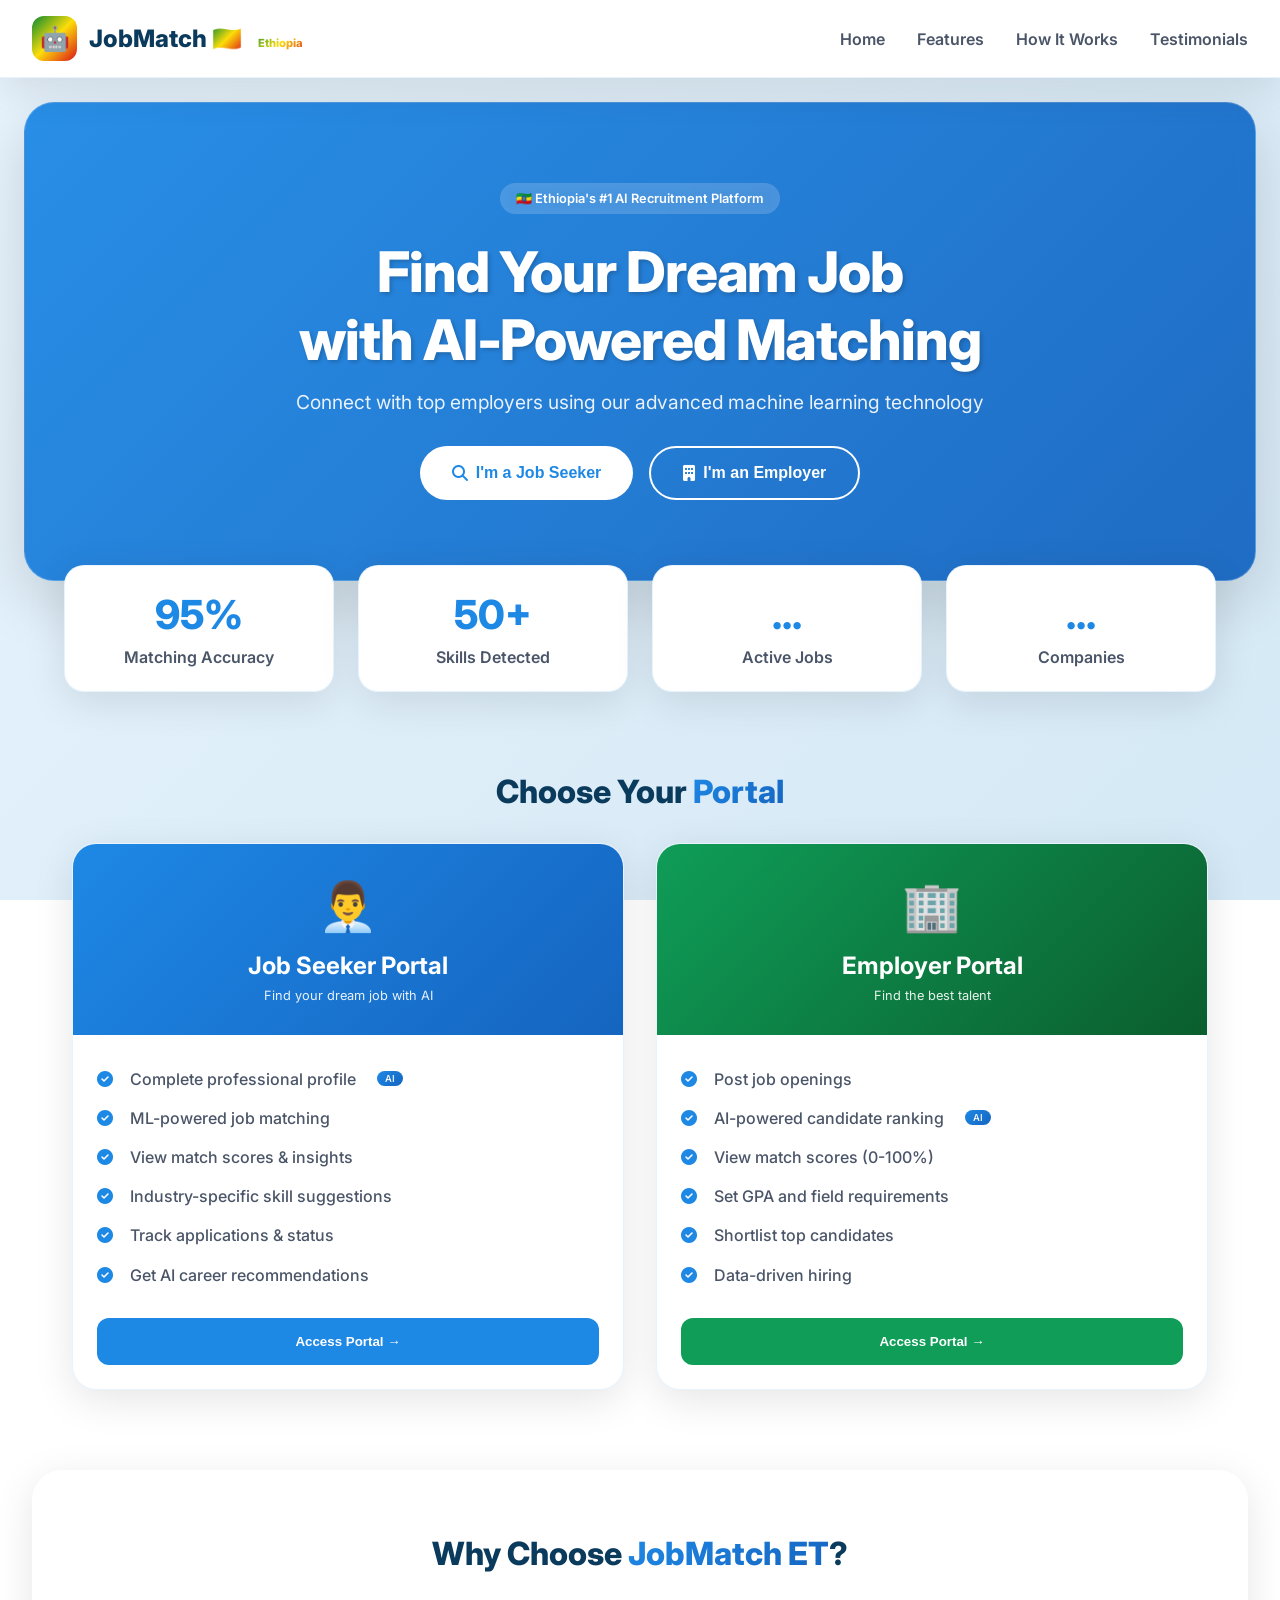
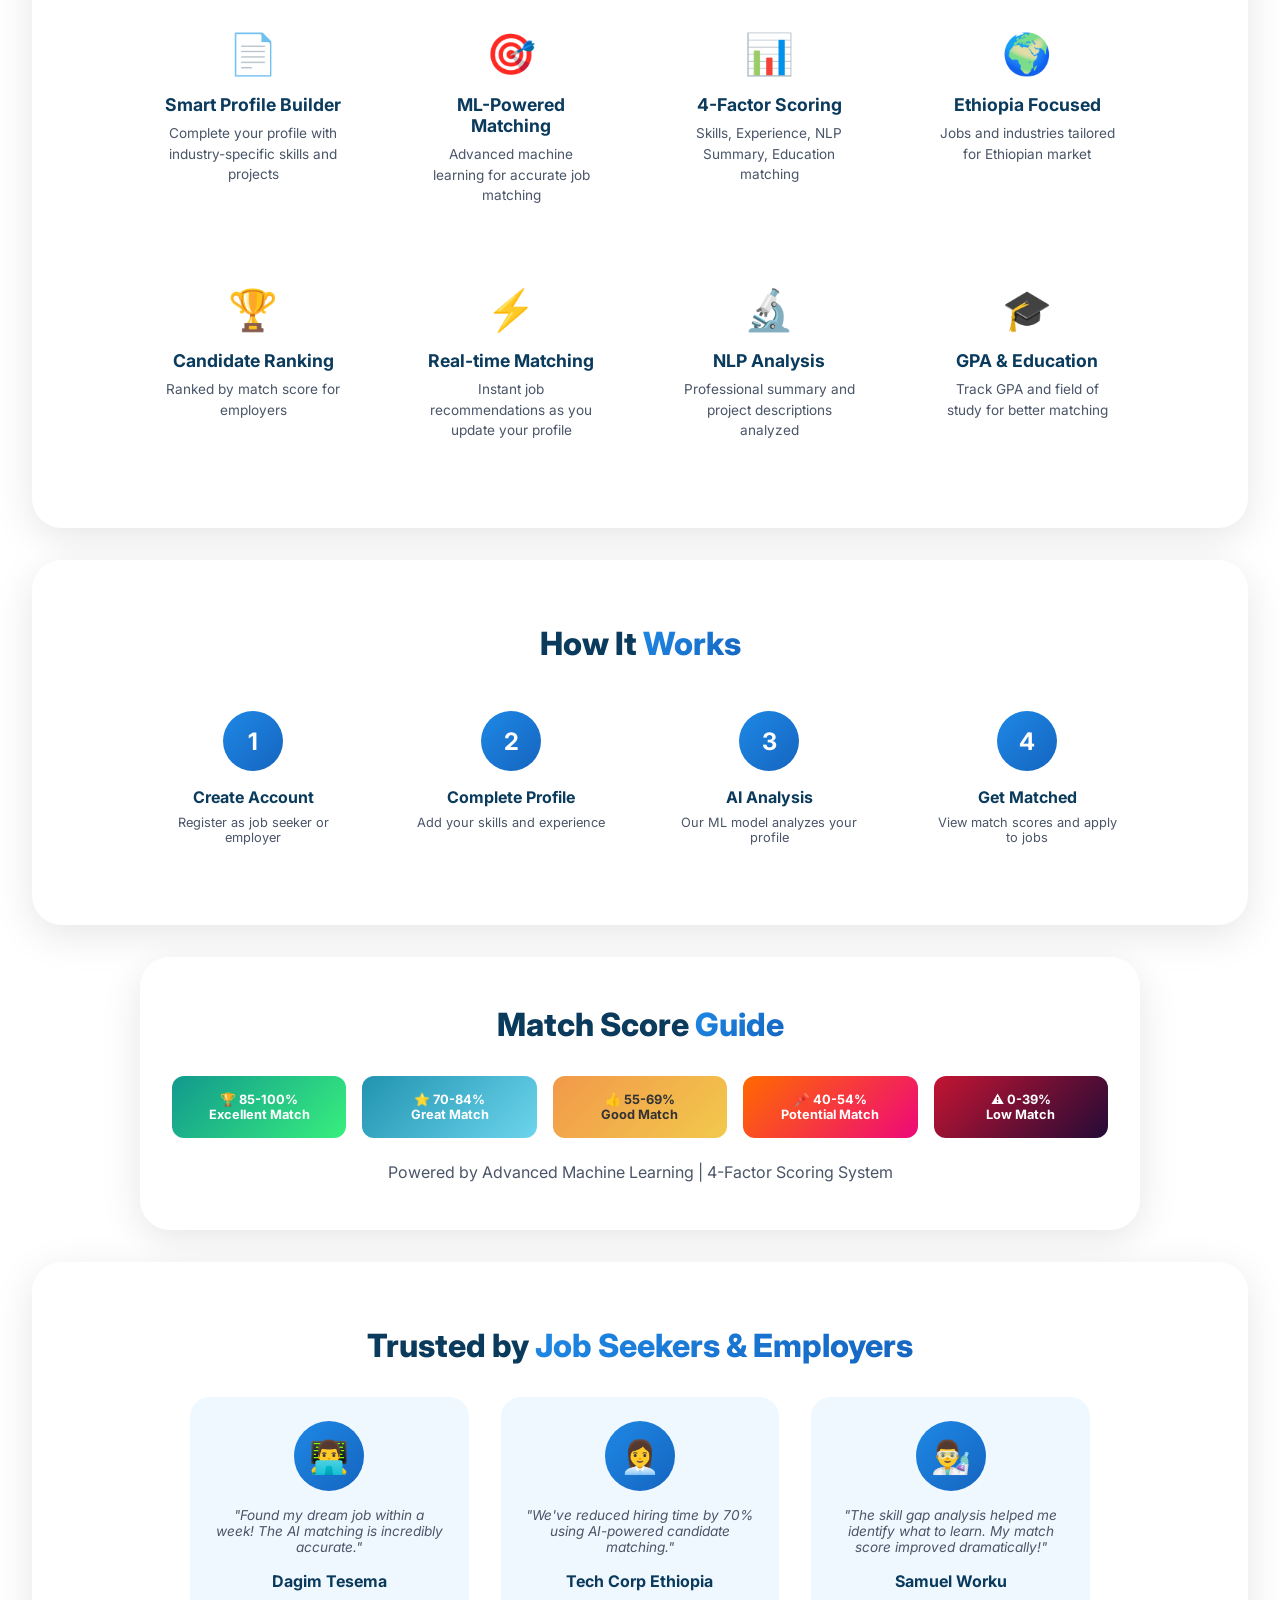
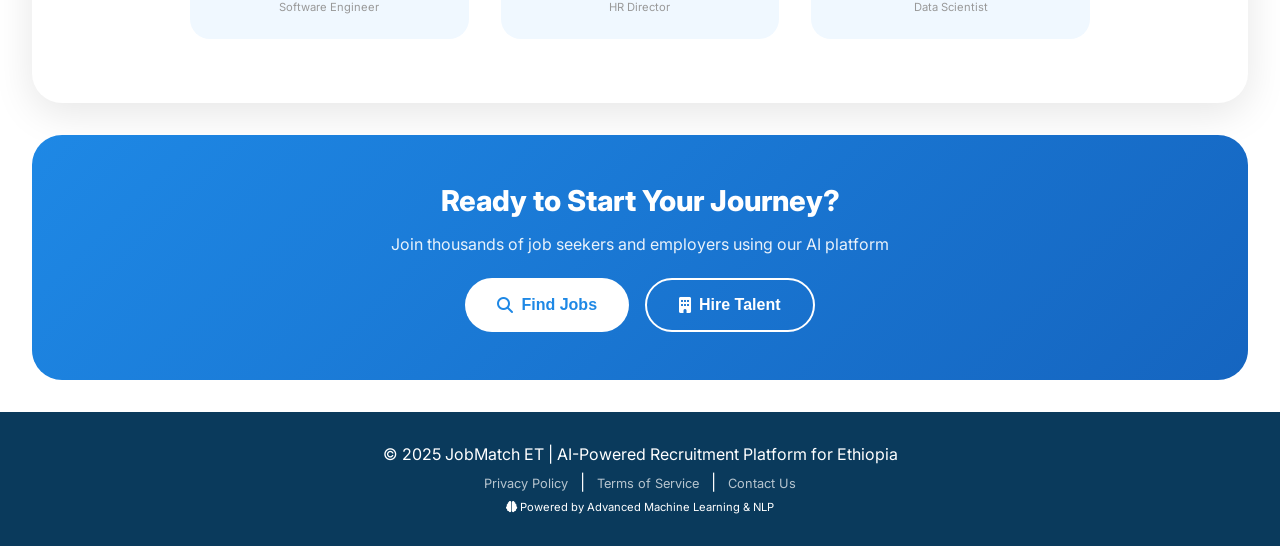
<file: frontend/index.html>
<!DOCTYPE html>
<html lang="en">
<head>
    <meta charset="UTF-8">
    <meta name="viewport" content="width=device-width, initial-scale=1.0">
    <title>JobMatch ET - AI-Powered Job Matching Platform | Ethiopia</title>
    <link href="https://fonts.googleapis.com/css2?family=Inter:wght@300;400;500;600;700;800;900&display=swap" rel="stylesheet">
    <link rel="stylesheet" href="https://cdnjs.cloudflare.com/ajax/libs/font-awesome/6.4.0/css/all.min.css">
    <style>
        * {
            margin: 0;
            padding: 0;
            box-sizing: border-box;
        }

        :root {
            --primary: #1e88e5;
            --primary-dark: #1565c0;
            --primary-light: #64b5f6;
            --secondary: #0f9d58;
            --accent: #e94560;
            --dark: #0a3a5c;
            --gray: #4a5568;
            --light: #f0f8ff;
            --white: #ffffff;
            --shadow: 0 10px 40px rgba(0,0,0,0.1);
            --shadow-lg: 0 20px 60px rgba(0,0,0,0.15);
            --ethiopia-green: #078930;
            --ethiopia-yellow: #fcdd09;
            --ethiopia-red: #da121a;
        }

        body {
            font-family: 'Inter', sans-serif;
            min-height: 100vh;
            position: relative;
            overflow-x: hidden;
        }

        /* Ethiopian Flag Inspired Gradient Background */
        body::before {
            content: '';
            position: fixed;
            top: 0;
            left: 0;
            width: 100%;
            height: 100%;
            background: linear-gradient(135deg, var(--ethiopia-green) 0%, var(--ethiopia-yellow) 50%, var(--ethiopia-red) 100%);
            opacity: 0.12;
            z-index: -2;
        }

        body::after {
            content: '';
            position: fixed;
            top: 0;
            left: 0;
            width: 100%;
            height: 100%;
            background: linear-gradient(135deg, #e8f4fd 0%, #d4e8f5 100%);
            z-index: -1;
        }

        /* Animated particles */
        .particles {
            position: fixed;
            top: 0;
            left: 0;
            width: 100%;
            height: 100%;
            z-index: -1;
            overflow: hidden;
        }
        .particle {
            position: absolute;
            width: 3px;
            height: 3px;
            background: rgba(30,136,229,0.3);
            border-radius: 50%;
            animation: float 15s infinite linear;
        }
        @keyframes float {
            0% { transform: translateY(100vh) rotate(0deg); opacity: 0; }
            10% { opacity: 1; }
            90% { opacity: 1; }
            100% { transform: translateY(-100vh) rotate(360deg); opacity: 0; }
        }

        /* Navbar */
        .navbar {
            background: rgba(255,255,255,0.98);
            backdrop-filter: blur(10px);
            padding: 1rem 2rem;
            display: flex;
            justify-content: space-between;
            align-items: center;
            box-shadow: var(--shadow);
            position: sticky;
            top: 0;
            z-index: 100;
            border-bottom: 1px solid rgba(30,136,229,0.1);
        }

        .logo {
            display: flex;
            align-items: center;
            gap: 12px;
        }
        .logo-icon {
            width: 45px;
            height: 45px;
            background: linear-gradient(135deg, var(--ethiopia-green), var(--ethiopia-yellow), var(--ethiopia-red));
            border-radius: 12px;
            display: flex;
            align-items: center;
            justify-content: center;
            font-size: 1.5rem;
            color: white;
            animation: pulse 2s infinite;
        }
        @keyframes pulse {
            0% { transform: scale(1); }
            50% { transform: scale(1.05); }
            100% { transform: scale(1); }
        }
        .logo-text {
            font-size: 1.5rem;
            font-weight: 800;
            color: var(--dark);
        }
        .logo-text span { 
            background: linear-gradient(135deg, var(--ethiopia-green), var(--ethiopia-yellow), var(--ethiopia-red));
            -webkit-background-clip: text;
            background-clip: text;
            color: transparent;
        }
        .logo-badge {
            font-size: 0.7rem;
            background: linear-gradient(135deg, var(--ethiopia-green), var(--ethiopia-yellow), var(--ethiopia-red));
            color: white;
            padding: 2px 8px;
            border-radius: 20px;
            margin-left: 8px;
        }

        .nav-links {
            display: flex;
            gap: 2rem;
            align-items: center;
        }
        .nav-links a {
            text-decoration: none;
            color: var(--gray);
            font-weight: 600;
            transition: color 0.3s;
        }
        .nav-links a:hover { color: #1e88e5; }

        /* Hero Section */
        .hero {
            margin: 1.5rem;
            border-radius: 30px;
            padding: 5rem 2rem;
            text-align: center;
            position: relative;
            background: linear-gradient(135deg, rgba(30,136,229,0.95), rgba(21,101,192,0.95));
            backdrop-filter: blur(8px);
            border: 1px solid rgba(255,255,255,0.2);
            box-shadow: var(--shadow-lg);
        }
        .hero-content {
            position: relative;
            z-index: 1;
        }
        .hero h1 {
            font-size: 3.5rem;
            font-weight: 800;
            margin-bottom: 1rem;
            letter-spacing: -0.02em;
            color: white;
            text-shadow: 2px 2px 4px rgba(0,0,0,0.2);
        }
        .hero p {
            font-size: 1.2rem;
            opacity: 0.95;
            margin-bottom: 2rem;
            color: rgba(255,255,255,0.95);
        }
        .hero-badge {
            display: inline-block;
            background: rgba(255,255,255,0.2);
            backdrop-filter: blur(5px);
            padding: 0.5rem 1rem;
            border-radius: 50px;
            font-size: 0.8rem;
            margin-bottom: 1.5rem;
            font-weight: 600;
            color: white;
        }

        /* Buttons */
        .btn {
            padding: 1rem 2rem;
            border-radius: 50px;
            font-weight: 700;
            text-decoration: none;
            transition: all 0.3s;
            display: inline-flex;
            align-items: center;
            gap: 8px;
            font-size: 1rem;
            cursor: pointer;
            border: none;
        }
        .btn-primary {
            background: white;
            color: #1e88e5;
        }
        .btn-primary:hover {
            transform: translateY(-3px);
            box-shadow: 0 10px 25px rgba(0,0,0,0.2);
        }
        .btn-secondary {
            background: transparent;
            border: 2px solid white;
            color: white;
        }
        .btn-secondary:hover {
            background: white;
            color: #1e88e5;
            transform: translateY(-3px);
        }

        .cta-buttons {
            display: flex;
            gap: 1rem;
            justify-content: center;
            flex-wrap: wrap;
        }

        /* Stats Section */
        .stats {
            display: grid;
            grid-template-columns: repeat(4, 1fr);
            gap: 1.5rem;
            max-width: 1200px;
            margin: -40px auto 2rem;
            padding: 0 1.5rem;
            position: relative;
            z-index: 2;
        }
        .stat-card {
            background: white;
            border-radius: 20px;
            padding: 1.5rem;
            text-align: center;
            box-shadow: var(--shadow);
            transition: all 0.3s;
            border: 1px solid rgba(30,136,229,0.1);
        }
        .stat-card:hover {
            transform: translateY(-5px);
            box-shadow: var(--shadow-lg);
        }
        .stat-number {
            font-size: 2.5rem;
            font-weight: 800;
            color: #1e88e5;
        }
        .stat-label {
            color: var(--gray);
            margin-top: 0.5rem;
            font-weight: 600;
        }

        /* Portal Cards */
        .portal-section {
            padding: 3rem 2rem;
            max-width: 1200px;
            margin: 0 auto;
        }
        .section-title {
            text-align: center;
            font-size: 2rem;
            font-weight: 800;
            margin-bottom: 2rem;
            color: var(--dark);
        }
        .section-title span {
            background: linear-gradient(135deg, #1e88e5, #1565c0);
            -webkit-background-clip: text;
            background-clip: text;
            color: transparent;
        }
        .portal-grid {
            display: grid;
            grid-template-columns: repeat(2, 1fr);
            gap: 2rem;
        }
        .portal-card {
            background: white;
            border-radius: 24px;
            overflow: hidden;
            box-shadow: var(--shadow);
            transition: all 0.3s;
            cursor: pointer;
            border: 1px solid rgba(30,136,229,0.1);
        }
        .portal-card:hover {
            transform: translateY(-8px);
            box-shadow: var(--shadow-lg);
        }
        .portal-header {
            padding: 2rem;
            text-align: center;
            color: white;
        }
        .portal-header.candidate {
            background: linear-gradient(135deg, #1e88e5, #1565c0);
        }
        .portal-header.company {
            background: linear-gradient(135deg, #0f9d58, #0b5e2e);
        }
        .portal-icon {
            font-size: 3rem;
            margin-bottom: 1rem;
        }
        .portal-header h2 {
            font-size: 1.5rem;
            font-weight: 700;
        }
        .portal-header p {
            font-size: 0.8rem;
            opacity: 0.9;
            margin-top: 0.5rem;
        }
        .portal-body {
            padding: 1.5rem;
        }
        .feature-list {
            list-style: none;
            margin-bottom: 1.5rem;
        }
        .feature-list li {
            padding: 0.6rem 0;
            display: flex;
            align-items: center;
            gap: 0.8rem;
            color: var(--gray);
            font-weight: 500;
        }
        .feature-list li i {
            color: #1e88e5;
            width: 20px;
        }
        .ai-chip {
            background: linear-gradient(135deg, #1e88e5, #1565c0);
            color: white;
            padding: 2px 8px;
            border-radius: 20px;
            font-size: 0.6rem;
            margin-left: 8px;
        }
        .portal-btn {
            width: 100%;
            padding: 1rem;
            border: none;
            border-radius: 12px;
            font-weight: 700;
            cursor: pointer;
            transition: all 0.3s;
        }
        .portal-btn.candidate {
            background: #1e88e5;
            color: white;
        }
        .portal-btn.company {
            background: #0f9d58;
            color: white;
        }
        .portal-btn:hover {
            transform: translateY(-2px);
            filter: brightness(1.05);
        }

        /* Features Section */
        .features {
            background: white;
            padding: 4rem 2rem;
            text-align: center;
            margin: 2rem;
            border-radius: 30px;
            box-shadow: var(--shadow);
        }
        .features-grid {
            display: grid;
            grid-template-columns: repeat(4, 1fr);
            gap: 2rem;
            max-width: 1000px;
            margin: 0 auto;
        }
        .feature-item {
            padding: 1.5rem;
            transition: all 0.3s;
            border-radius: 16px;
        }
        .feature-item:hover {
            background: var(--light);
            transform: translateY(-5px);
        }
        .feature-icon {
            font-size: 2.5rem;
            margin-bottom: 1rem;
        }
        .feature-item h3 {
            font-size: 1.1rem;
            font-weight: 700;
            margin-bottom: 0.5rem;
            color: var(--dark);
        }
        .feature-item p {
            color: var(--gray);
            font-size: 0.85rem;
            line-height: 1.5;
        }

        /* How It Works */
        .how-it-works {
            background: white;
            padding: 4rem 2rem;
            margin: 2rem;
            border-radius: 30px;
            box-shadow: var(--shadow);
        }
        .steps {
            display: grid;
            grid-template-columns: repeat(4, 1fr);
            gap: 2rem;
            max-width: 1000px;
            margin: 0 auto;
        }
        .step {
            text-align: center;
            transition: all 0.3s;
            padding: 1rem;
            border-radius: 16px;
        }
        .step:hover {
            background: var(--light);
            transform: translateY(-5px);
        }
        .step-number {
            width: 60px;
            height: 60px;
            background: linear-gradient(135deg, #1e88e5, #1565c0);
            color: white;
            border-radius: 50%;
            display: flex;
            align-items: center;
            justify-content: center;
            font-size: 1.5rem;
            font-weight: bold;
            margin: 0 auto 1rem;
        }
        .step h3 {
            font-size: 1rem;
            font-weight: 700;
            margin-bottom: 0.5rem;
            color: var(--dark);
        }
        .step p {
            color: var(--gray);
            font-size: 0.8rem;
        }

        /* Match Score Guide */
        .match-guide {
            background: white;
            padding: 3rem 2rem;
            max-width: 1000px;
            margin: 2rem auto;
            border-radius: 30px;
            box-shadow: var(--shadow);
        }
        .match-grid {
            display: grid;
            grid-template-columns: repeat(5, 1fr);
            gap: 1rem;
            margin-top: 2rem;
        }
        .match-item {
            text-align: center;
            padding: 1rem;
            border-radius: 12px;
            font-weight: 700;
            font-size: 0.8rem;
            transition: all 0.3s;
        }
        .match-item:hover { transform: scale(1.05); }
        .match-excellent { background: linear-gradient(135deg, #11998e, #38ef7d); color: white; }
        .match-great { background: linear-gradient(135deg, #2193b0, #6dd5ed); color: white; }
        .match-good { background: linear-gradient(135deg, #f2994a, #f2c94c); color: #333; }
        .match-potential { background: linear-gradient(135deg, #ff6a00, #ee0979); color: white; }
        .match-low { background: linear-gradient(135deg, #c31432, #240b36); color: white; }

        /* Testimonials */
        .testimonials {
            background: white;
            padding: 4rem 2rem;
            margin: 2rem;
            border-radius: 30px;
            box-shadow: var(--shadow);
        }
        .testimonial-grid {
            display: grid;
            grid-template-columns: repeat(3, 1fr);
            gap: 2rem;
            max-width: 900px;
            margin: 0 auto;
        }
        .testimonial {
            text-align: center;
            padding: 1.5rem;
            background: var(--light);
            border-radius: 20px;
            transition: all 0.3s;
        }
        .testimonial:hover { transform: translateY(-5px); }
        .testimonial-avatar {
            width: 70px;
            height: 70px;
            background: linear-gradient(135deg, #1e88e5, #1565c0);
            border-radius: 50%;
            display: flex;
            align-items: center;
            justify-content: center;
            font-size: 2rem;
            color: white;
            margin: 0 auto 1rem;
        }
        .testimonial p {
            font-style: italic;
            margin: 1rem 0;
            color: var(--gray);
            font-size: 0.85rem;
        }
        .testimonial h4 {
            font-weight: 700;
            margin-bottom: 0.2rem;
            color: var(--dark);
        }
        .testimonial small { color: #999; font-size: 0.7rem; }

        /* CTA Section */
        .cta {
            background: linear-gradient(135deg, #1e88e5, #1565c0);
            margin: 2rem;
            border-radius: 30px;
            padding: 3rem;
            text-align: center;
            color: white;
        }
        .cta h2 {
            font-size: 1.8rem;
            margin-bottom: 1rem;
            font-weight: 800;
        }
        .cta p { opacity: 0.9; margin-bottom: 1.5rem; }

        /* Footer */
        .footer {
            text-align: center;
            padding: 2rem;
            background: var(--dark);
            color: white;
        }
        .footer a {
            color: white;
            text-decoration: none;
            margin: 0 0.5rem;
            opacity: 0.7;
            font-size: 0.8rem;
            transition: opacity 0.3s;
        }
        .footer a:hover { opacity: 1; }

        /* Modal */
        .modal {
            display: none;
            position: fixed;
            top: 0;
            left: 0;
            width: 100%;
            height: 100%;
            background: rgba(0,0,0,0.8);
            backdrop-filter: blur(8px);
            z-index: 1000;
            justify-content: center;
            align-items: center;
        }
        .modal.active { display: flex; }
        .modal-content {
            background: white;
            border-radius: 24px;
            padding: 2rem;
            max-width: 450px;
            width: 90%;
            text-align: center;
            animation: modalFadeIn 0.3s;
        }
        @keyframes modalFadeIn {
            from { opacity: 0; transform: scale(0.9); }
            to { opacity: 1; transform: scale(1); }
        }
        .modal-content input {
            width: 100%;
            padding: 12px;
            margin: 10px 0;
            border: 1px solid #ddd;
            border-radius: 12px;
            font-size: 0.9rem;
            transition: all 0.3s;
        }
        .modal-content input:focus { outline: none; border-color: #1e88e5; box-shadow: 0 0 0 3px rgba(30,136,229,0.1); }
        .modal-content button {
            width: 100%;
            padding: 12px;
            margin-top: 10px;
            background: linear-gradient(135deg, #1e88e5, #1565c0);
            color: white;
            border: none;
            border-radius: 12px;
            font-weight: 700;
            cursor: pointer;
            transition: all 0.3s;
        }
        .modal-content button:hover { transform: translateY(-2px); box-shadow: 0 4px 12px rgba(30,136,229,0.4); }
        .close-modal {
            float: right;
            font-size: 1.5rem;
            cursor: pointer;
            color: #666;
            transition: color 0.3s;
        }
        .close-modal:hover { color: #1e88e5; }
        .toggle-auth {
            margin-top: 1rem;
            font-size: 0.85rem;
        }
        .toggle-auth a {
            color: #1e88e5;
            cursor: pointer;
            text-decoration: none;
            font-weight: 600;
        }

        .toast {
            position: fixed;
            bottom: 20px;
            right: 20px;
            background: #28a745;
            color: white;
            padding: 12px 24px;
            border-radius: 12px;
            z-index: 1000;
            animation: slideIn 0.3s ease;
            box-shadow: 0 4px 12px rgba(0,0,0,0.15);
        }
        .toast.error { background: #dc3545; }
        @keyframes slideIn {
            from { transform: translateX(100%); opacity: 0; }
            to { transform: translateX(0); opacity: 1; }
        }

        @media (max-width: 1024px) {
            .features-grid { grid-template-columns: repeat(2, 1fr); }
            .steps { grid-template-columns: repeat(2, 1fr); }
        }
        @media (max-width: 768px) {
            .portal-grid { grid-template-columns: 1fr; }
            .stats { grid-template-columns: repeat(2, 1fr); margin-top: -20px; }
            .features-grid { grid-template-columns: 1fr; }
            .steps { grid-template-columns: 1fr; }
            .testimonial-grid { grid-template-columns: 1fr; }
            .match-grid { grid-template-columns: repeat(2, 1fr); }
            .hero h1 { font-size: 2rem; }
            .nav-links { display: none; }
        }
    </style>
</head>
<body>
    <div class="particles" id="particles"></div>

    <nav class="navbar">
        <div class="logo">
            <div class="logo-icon">🤖</div>
            <div class="logo-text">JobMatch <span>🇪🇹</span><span class="logo-badge">Ethiopia</span></div>
        </div>
        <div class="nav-links">
            <a href="#">Home</a>
            <a href="#features">Features</a>
            <a href="#how-it-works">How It Works</a>
            <a href="#testimonials">Testimonials</a>
        </div>
    </nav>

    <section class="hero">
        <div class="hero-content">
            <div class="hero-badge">🇪🇹 Ethiopia's #1 AI Recruitment Platform</div>
            <h1>Find Your Dream Job<br>with AI-Powered Matching</h1>
            <p>Connect with top employers using our advanced machine learning technology</p>
            <div class="cta-buttons">
                <button class="btn btn-primary" onclick="openCandidateModal()"><i class="fas fa-search"></i> I'm a Job Seeker</button>
                <button class="btn btn-secondary" onclick="openCompanyModal()"><i class="fas fa-building"></i> I'm an Employer</button>
            </div>
        </div>
    </section>

    <div class="stats">
        <div class="stat-card"><div class="stat-number">95%</div><div class="stat-label">Matching Accuracy</div></div>
        <div class="stat-card"><div class="stat-number">50+</div><div class="stat-label">Skills Detected</div></div>
        <div class="stat-card"><div class="stat-number" id="statJobs">0</div><div class="stat-label">Active Jobs</div></div>
        <div class="stat-card"><div class="stat-number" id="statCompanies">0</div><div class="stat-label">Companies</div></div>
    </div>

    <div class="portal-section">
        <h2 class="section-title">Choose Your <span>Portal</span></h2>
        <div class="portal-grid">
            <!-- Candidate Portal -->
            <div class="portal-card" onclick="openCandidateModal()">
                <div class="portal-header candidate">
                    <div class="portal-icon">👨‍💼</div>
                    <h2>Job Seeker Portal</h2>
                    <p>Find your dream job with AI</p>
                </div>
                <div class="portal-body">
                    <ul class="feature-list">
                        <li><i class="fas fa-check-circle"></i> Complete professional profile <span class="ai-chip">AI</span></li>
                        <li><i class="fas fa-check-circle"></i> ML-powered job matching</li>
                        <li><i class="fas fa-check-circle"></i> View match scores & insights</li>
                        <li><i class="fas fa-check-circle"></i> Industry-specific skill suggestions</li>
                        <li><i class="fas fa-check-circle"></i> Track applications & status</li>
                        <li><i class="fas fa-check-circle"></i> Get AI career recommendations</li>
                    </ul>
                    <button class="portal-btn candidate">Access Portal →</button>
                </div>
            </div>

            <!-- Company Portal -->
            <div class="portal-card" onclick="openCompanyModal()">
                <div class="portal-header company">
                    <div class="portal-icon">🏢</div>
                    <h2>Employer Portal</h2>
                    <p>Find the best talent</p>
                </div>
                <div class="portal-body">
                    <ul class="feature-list">
                        <li><i class="fas fa-check-circle"></i> Post job openings</li>
                        <li><i class="fas fa-check-circle"></i> AI-powered candidate ranking <span class="ai-chip">AI</span></li>
                        <li><i class="fas fa-check-circle"></i> View match scores (0-100%)</li>
                        <li><i class="fas fa-check-circle"></i> Set GPA and field requirements</li>
                        <li><i class="fas fa-check-circle"></i> Shortlist top candidates</li>
                        <li><i class="fas fa-check-circle"></i> Data-driven hiring</li>
                    </ul>
                    <button class="portal-btn company">Access Portal →</button>
                </div>
            </div>
        </div>
    </div>

    <section id="features" class="features">
        <h2 class="section-title">Why Choose <span>JobMatch ET</span>?</h2>
        <div class="features-grid">
            <div class="feature-item"><div class="feature-icon">📄</div><h3>Smart Profile Builder</h3><p>Complete your profile with industry-specific skills and projects</p></div>
            <div class="feature-item"><div class="feature-icon">🎯</div><h3>ML-Powered Matching</h3><p>Advanced machine learning for accurate job matching</p></div>
            <div class="feature-item"><div class="feature-icon">📊</div><h3>4-Factor Scoring</h3><p>Skills, Experience, NLP Summary, Education matching</p></div>
            <div class="feature-item"><div class="feature-icon">🌍</div><h3>Ethiopia Focused</h3><p>Jobs and industries tailored for Ethiopian market</p></div>
            <div class="feature-item"><div class="feature-icon">🏆</div><h3>Candidate Ranking</h3><p>Ranked by match score for employers</p></div>
            <div class="feature-item"><div class="feature-icon">⚡</div><h3>Real-time Matching</h3><p>Instant job recommendations as you update your profile</p></div>
            <div class="feature-item"><div class="feature-icon">🔬</div><h3>NLP Analysis</h3><p>Professional summary and project descriptions analyzed</p></div>
            <div class="feature-item"><div class="feature-icon">🎓</div><h3>GPA & Education</h3><p>Track GPA and field of study for better matching</p></div>
        </div>
    </section>

    <section id="how-it-works" class="how-it-works">
        <h2 class="section-title">How It <span>Works</span></h2>
        <div class="steps">
            <div class="step"><div class="step-number">1</div><h3>Create Account</h3><p>Register as job seeker or employer</p></div>
            <div class="step"><div class="step-number">2</div><h3>Complete Profile</h3><p>Add your skills and experience</p></div>
            <div class="step"><div class="step-number">3</div><h3>AI Analysis</h3><p>Our ML model analyzes your profile</p></div>
            <div class="step"><div class="step-number">4</div><h3>Get Matched</h3><p>View match scores and apply to jobs</p></div>
        </div>
    </section>

    <div class="match-guide">
        <h2 class="section-title">Match Score <span>Guide</span></h2>
        <div class="match-grid">
            <div class="match-item match-excellent"><strong>🏆 85-100%</strong><br>Excellent Match</div>
            <div class="match-item match-great"><strong>⭐ 70-84%</strong><br>Great Match</div>
            <div class="match-item match-good"><strong>👍 55-69%</strong><br>Good Match</div>
            <div class="match-item match-potential"><strong>📌 40-54%</strong><br>Potential Match</div>
            <div class="match-item match-low"><strong>⚠️ 0-39%</strong><br>Low Match</div>
        </div>
        <p style="text-align:center; margin-top:1.5rem; color:var(--gray);">Powered by Advanced Machine Learning | 4-Factor Scoring System</p>
    </div>

    <section id="testimonials" class="testimonials">
        <h2 class="section-title">Trusted by <span>Job Seekers & Employers</span></h2>
        <div class="testimonial-grid">
            <div class="testimonial"><div class="testimonial-avatar">👨‍💻</div><p>"Found my dream job within a week! The AI matching is incredibly accurate."</p><h4>Dagim Tesema</h4><small>Software Engineer</small></div>
            <div class="testimonial"><div class="testimonial-avatar">👩‍💼</div><p>"We've reduced hiring time by 70% using AI-powered candidate matching."</p><h4>Tech Corp Ethiopia</h4><small>HR Director</small></div>
            <div class="testimonial"><div class="testimonial-avatar">👨‍🔬</div><p>"The skill gap analysis helped me identify what to learn. My match score improved dramatically!"</p><h4>Samuel Worku</h4><small>Data Scientist</small></div>
        </div>
    </section>

    <div class="cta">
        <h2>Ready to Start Your Journey?</h2>
        <p>Join thousands of job seekers and employers using our AI platform</p>
        <div class="cta-buttons">
            <button class="btn btn-primary" onclick="openCandidateModal()" style="background:white; color:#1e88e5;"><i class="fas fa-search"></i> Find Jobs</button>
            <button class="btn btn-secondary" onclick="openCompanyModal()" style="border-color:white; color:white;"><i class="fas fa-building"></i> Hire Talent</button>
        </div>
    </div>

    <footer class="footer">
        <p>© 2025 JobMatch ET | AI-Powered Recruitment Platform for Ethiopia</p>
        <p style="margin-top:0.5rem;">
            <a href="#">Privacy Policy</a> | <a href="#">Terms of Service</a> | <a href="#">Contact Us</a>
        </p>
        <p style="margin-top:0.5rem; font-size:0.7rem;"><i class="fas fa-brain"></i> Powered by Advanced Machine Learning & NLP</p>
    </footer>

    <!-- Candidate Modal -->
    <div id="candidateModal" class="modal">
        <div class="modal-content">
            <span class="close-modal" onclick="closeModal('candidateModal')">&times;</span>
            <h2><i class="fas fa-user"></i> Job Seeker Portal</h2>
            <div id="candidateLoginForm">
                <input type="email" id="candidateEmail" placeholder="Email" value="candidate@test.com">
                <input type="password" id="candidatePassword" placeholder="Password" value="123456">
                <button onclick="candidateLogin()">Login</button>
                <div class="toggle-auth">Don't have an account? <a onclick="showCandidateRegister()">Register here</a></div>
            </div>
            <div id="candidateRegisterForm" style="display:none;">
                <input type="text" id="candidateFullName" placeholder="Full Name" value="Test Candidate">
                <input type="email" id="candidateRegEmail" placeholder="Email" value="candidate@test.com">
                <input type="password" id="candidateRegPassword" placeholder="Password" value="123456">
                <input type="tel" id="candidatePhone" placeholder="Phone" value="0912345678">
                <input type="text" id="candidateLocation" placeholder="Location" value="Addis Ababa">
                <button onclick="candidateRegister()">Register</button>
                <div class="toggle-auth">Already have an account? <a onclick="showCandidateLogin()">Login here</a></div>
            </div>
        </div>
    </div>

    <!-- Company Modal -->
    <div id="companyModal" class="modal">
        <div class="modal-content">
            <span class="close-modal" onclick="closeModal('companyModal')">&times;</span>
            <h2><i class="fas fa-building"></i> Employer Portal</h2>
            <div id="companyLoginForm">
                <input type="email" id="companyEmail" placeholder="Email" value="company@test.com">
                <input type="password" id="companyPassword" placeholder="Password" value="123456">
                <button onclick="companyLogin()">Login</button>
                <div class="toggle-auth">Don't have an account? <a onclick="showCompanyRegister()">Register here</a></div>
            </div>
            <div id="companyRegisterForm" style="display:none;">
                <input type="text" id="companyName" placeholder="Company Name" value="Test Company">
                <input type="email" id="companyRegEmail" placeholder="Email" value="company@test.com">
                <input type="password" id="companyRegPassword" placeholder="Password" value="123456">
                <input type="text" id="companyLocation" placeholder="Location" value="Addis Ababa">
                <input type="text" id="companyIndustry" placeholder="Industry" value="Technology">
                <button onclick="companyRegister()">Register</button>
                <div class="toggle-auth">Already have an account? <a onclick="showCompanyLogin()">Login here</a></div>
            </div>
        </div>
    </div>

    <script>
        // ============ API CONFIGURATION ============
        // Point to the deployed backend on Render
        const API_BASE = "https://job-matchit.onrender.com/api";

        // Particles animation
        function createParticles() {
            const container = document.getElementById('particles');
            for (let i = 0; i < 100; i++) {
                const particle = document.createElement('div');
                particle.className = 'particle';
                const size = Math.random() * 6 + 2;
                particle.style.width = size + 'px';
                particle.style.height = size + 'px';
                particle.style.left = Math.random() * 100 + '%';
                particle.style.animationDelay = Math.random() * 20 + 's';
                particle.style.animationDuration = Math.random() * 10 + 10 + 's';
                container.appendChild(particle);
            }
        }

        // Load stats from backend - NOW USING CORRECT URL
        async function loadStats() {
            try {
                const response = await fetch('https://job-matchit.onrender.com/');
                if (response.ok) {
                    const data = await response.json();
                    document.getElementById('statJobs').innerText = data.jobs || 0;
                    document.getElementById('statCompanies').innerText = data.companies || 0;
                }
            } catch(e) {
                console.log('Backend connecting...');
                document.getElementById('statJobs').innerText = '...';
                document.getElementById('statCompanies').innerText = '...';
            }
        }

        // Modal functions
        function openCandidateModal() { document.getElementById('candidateModal').classList.add('active'); }
        function openCompanyModal() { document.getElementById('companyModal').classList.add('active'); }
        function closeModal(modalId) { document.getElementById(modalId).classList.remove('active'); }

        function showCandidateRegister() {
            document.getElementById('candidateLoginForm').style.display = 'none';
            document.getElementById('candidateRegisterForm').style.display = 'block';
        }
        function showCandidateLogin() {
            document.getElementById('candidateRegisterForm').style.display = 'none';
            document.getElementById('candidateLoginForm').style.display = 'block';
        }
        function showCompanyRegister() {
            document.getElementById('companyLoginForm').style.display = 'none';
            document.getElementById('companyRegisterForm').style.display = 'block';
        }
        function showCompanyLogin() {
            document.getElementById('companyRegisterForm').style.display = 'none';
            document.getElementById('companyLoginForm').style.display = 'block';
        }

        // Candidate functions
        async function candidateLogin() {
            const email = document.getElementById('candidateEmail').value;
            const password = document.getElementById('candidatePassword').value;
            
            try {
                const response = await fetch(`${API_BASE}/auth/login`, {
                    method: 'POST',
                    headers: { 'Content-Type': 'application/json' },
                    body: JSON.stringify({ email, password })
                });
                
                const data = await response.json();
                
                if (response.ok) {
                    localStorage.setItem('token', data.access_token);
                    localStorage.setItem('userId', data.user_id);
                    localStorage.setItem('userType', data.user_type);
                    localStorage.setItem('userName', data.name);
                    showToast('✅ Login successful! Redirecting...');
                    setTimeout(() => { window.location.href = 'candidate-dashboard.html'; }, 1000);
                } else {
                    showToast(data.detail || 'Login failed', true);
                }
            } catch(err) {
                showToast('Cannot connect to backend. Make sure it\'s running on port 8000', true);
            }
        }

        async function candidateRegister() {
            const fullName = document.getElementById('candidateFullName').value;
            const email = document.getElementById('candidateRegEmail').value;
            const password = document.getElementById('candidateRegPassword').value;
            const phone = document.getElementById('candidatePhone').value;
            const location = document.getElementById('candidateLocation').value;
            
            try {
                const response = await fetch(`${API_BASE}/auth/register/user`, {
                    method: 'POST',
                    headers: { 'Content-Type': 'application/json' },
                    body: JSON.stringify({ email, password, full_name: fullName, phone, location })
                });
                
                const data = await response.json();
                
                if (response.ok) {
                    localStorage.setItem('token', data.access_token);
                    localStorage.setItem('userId', data.user_id);
                    localStorage.setItem('userType', data.user_type);
                    localStorage.setItem('userName', data.name);
                    showToast('✅ Registration successful! Redirecting...');
                    setTimeout(() => { window.location.href = 'candidate-dashboard.html'; }, 1000);
                } else {
                    showToast(data.detail || 'Registration failed', true);
                }
            } catch(err) {
                showToast('Cannot connect to backend', true);
            }
        }

        // Company functions
        async function companyLogin() {
            const email = document.getElementById('companyEmail').value;
            const password = document.getElementById('companyPassword').value;
            
            try {
                const response = await fetch(`${API_BASE}/auth/login`, {
                    method: 'POST',
                    headers: { 'Content-Type': 'application/json' },
                    body: JSON.stringify({ email, password })
                });
                
                const data = await response.json();
                
                if (response.ok) {
                    localStorage.setItem('token', data.access_token);
                    localStorage.setItem('userId', data.user_id);
                    localStorage.setItem('userType', data.user_type);
                    localStorage.setItem('userName', data.name);
                    showToast('✅ Login successful! Redirecting...');
                    setTimeout(() => { window.location.href = 'company-dashboard.html'; }, 1000);
                } else {
                    showToast(data.detail || 'Login failed', true);
                }
            } catch(err) {
                showToast('Cannot connect to backend', true);
            }
        }

        async function companyRegister() {
            const companyName = document.getElementById('companyName').value;
            const email = document.getElementById('companyRegEmail').value;
            const password = document.getElementById('companyRegPassword').value;
            const location = document.getElementById('companyLocation').value;
            
            try {
                const response = await fetch(`${API_BASE}/auth/register/company`, {
                    method: 'POST',
                    headers: { 'Content-Type': 'application/json' },
                    body: JSON.stringify({ email, password, company_name: companyName, location })
                });
                
                const data = await response.json();
                
                if (response.ok) {
                    localStorage.setItem('token', data.access_token);
                    localStorage.setItem('userId', data.user_id);
                    localStorage.setItem('userType', data.user_type);
                    localStorage.setItem('userName', data.name);
                    showToast('✅ Registration successful! Redirecting...');
                    setTimeout(() => { window.location.href = 'company-dashboard.html'; }, 1000);
                } else {
                    showToast(data.detail || 'Registration failed', true);
                }
            } catch(err) {
                showToast('Cannot connect to backend', true);
            }
        }

        function showToast(msg, isError = false) {
            const toast = document.createElement('div');
            toast.className = `toast ${isError ? 'error' : ''}`;
            toast.innerHTML = msg;
            document.body.appendChild(toast);
            setTimeout(() => toast.remove(), 3000);
        }

        // Close modal when clicking outside
        window.onclick = function(event) {
            if (event.target.classList.contains('modal')) {
                event.target.classList.remove('active');
            }
        }

        // Smooth scroll for anchor links
        document.querySelectorAll('a[href^="#"]').forEach(anchor => {
            anchor.addEventListener('click', function(e) {
                e.preventDefault();
                const target = document.querySelector(this.getAttribute('href'));
                if (target) target.scrollIntoView({ behavior: 'smooth' });
            });
        });

        // Initialize
        createParticles();
        loadStats();
        setInterval(loadStats, 30000);
    </script>
</body>
</html>
</file>
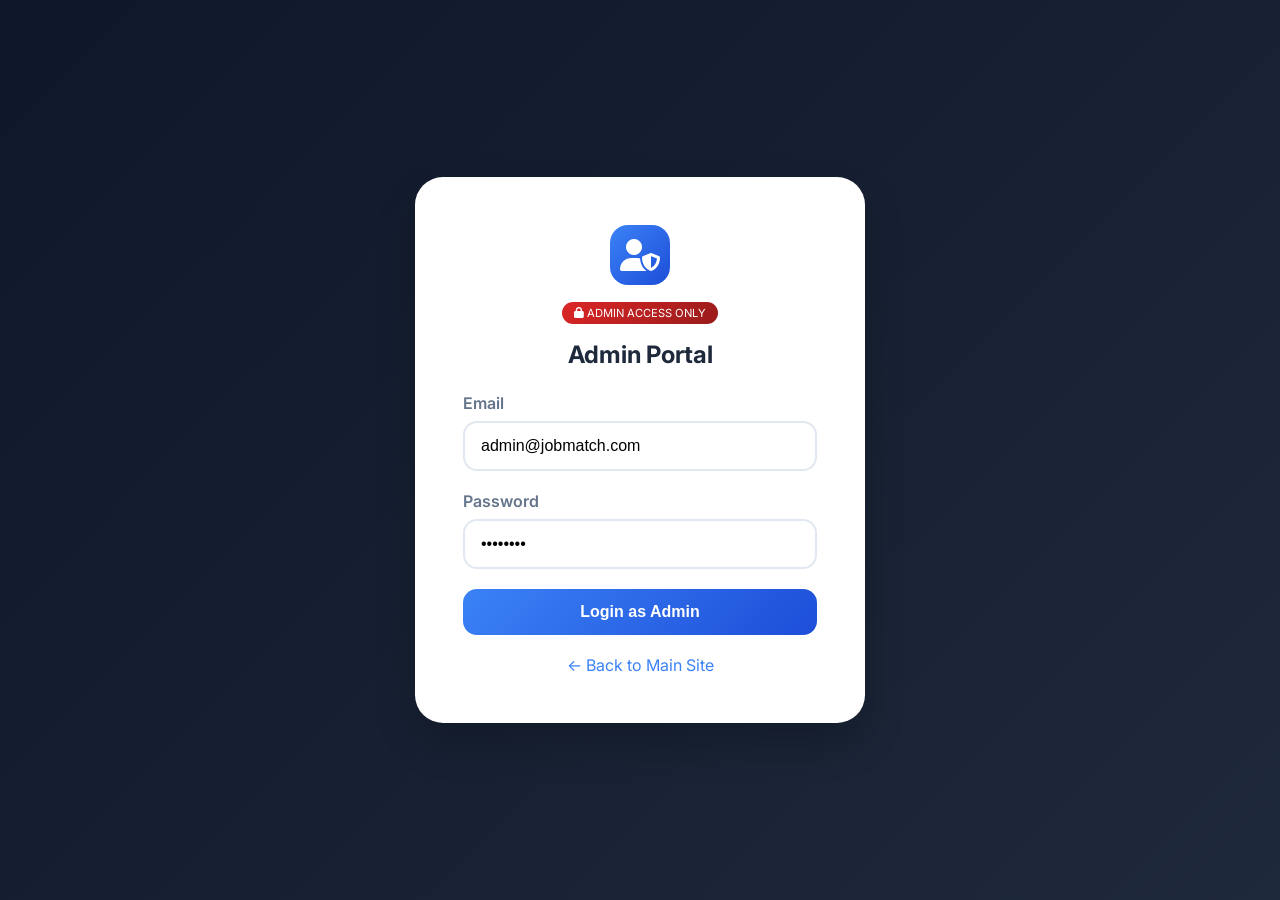
<file: frontend/admin-login.html>
<!DOCTYPE html>
<html lang="en">
<head>
    <meta charset="UTF-8">
    <meta name="viewport" content="width=device-width, initial-scale=1.0">
    <title>Admin Login - JobMatch ET</title>
    <link href="https://fonts.googleapis.com/css2?family=Inter:wght@300;400;500;600;700;800&display=swap" rel="stylesheet">
    <link rel="stylesheet" href="https://cdnjs.cloudflare.com/ajax/libs/font-awesome/6.4.0/css/all.min.css">
    <style>
        * { margin: 0; padding: 0; box-sizing: border-box; }
        body {
            font-family: 'Inter', sans-serif;
            background: linear-gradient(135deg, #0f172a, #1e293b);
            min-height: 100vh;
            display: flex;
            align-items: center;
            justify-content: center;
        }
        .admin-login-container {
            background: white;
            border-radius: 28px;
            padding: 48px;
            width: 100%;
            max-width: 450px;
            box-shadow: 0 20px 40px rgba(0,0,0,0.2);
        }
        .admin-badge {
            background: linear-gradient(135deg, #dc2626, #991b1b);
            color: white;
            padding: 4px 12px;
            border-radius: 20px;
            font-size: 0.7rem;
            display: inline-block;
            margin-bottom: 16px;
        }
        .logo-icon {
            width: 60px;
            height: 60px;
            background: linear-gradient(135deg, #3b82f6, #1d4ed8);
            border-radius: 18px;
            display: flex;
            align-items: center;
            justify-content: center;
            margin: 0 auto 16px;
        }
        .logo-icon i { font-size: 2rem; color: white; }
        h2 { text-align: center; margin-bottom: 24px; color: #1e293b; }
        .form-group { margin-bottom: 20px; }
        label { display: block; font-weight: 600; margin-bottom: 8px; color: #64748b; }
        input {
            width: 100%;
            padding: 14px 16px;
            border: 2px solid #e2e8f0;
            border-radius: 14px;
            font-size: 1rem;
        }
        input:focus { outline: none; border-color: #3b82f6; }
        button {
            width: 100%;
            padding: 14px;
            background: linear-gradient(135deg, #3b82f6, #1d4ed8);
            color: white;
            border: none;
            border-radius: 14px;
            font-size: 1rem;
            font-weight: 600;
            cursor: pointer;
            transition: all 0.3s;
        }
        button:hover { transform: translateY(-2px); box-shadow: 0 4px 12px rgba(59,130,246,0.4); }
        .error { color: #ef4444; text-align: center; margin-top: 16px; }
        .back-link {
            text-align: center;
            margin-top: 20px;
        }
        .back-link a {
            color: #3b82f6;
            text-decoration: none;
        }
        .back-link a:hover { text-decoration: underline; }
    </style>
</head>
<body>
    <div class="admin-login-container">
        <div class="logo-icon"><i class="fas fa-user-shield"></i></div>
        <div style="text-align: center;">
            <span class="admin-badge"><i class="fas fa-lock"></i> ADMIN ACCESS ONLY</span>
        </div>
        <h2>Admin Portal</h2>
        <div class="form-group">
            <label>Email</label>
            <input type="email" id="adminEmail" placeholder="admin@jobmatch.com" value="admin@jobmatch.com">
        </div>
        <div class="form-group">
            <label>Password</label>
            <input type="password" id="adminPassword" placeholder="Enter password" value="admin123">
        </div>
        <button onclick="adminLogin()">Login as Admin</button>
        <div id="errorMsg" class="error"></div>
        <div class="back-link"><a href="index.html">← Back to Main Site</a></div>
    </div>

    <script>
        const API_BASE = "https://job-matchit.onrender.com/api";

        async function adminLogin() {
            const email = document.getElementById('adminEmail').value;
            const password = document.getElementById('adminPassword').value;
            const errorDiv = document.getElementById('errorMsg');
            
            if (!email || !password) {
                errorDiv.innerText = 'Please enter email and password';
                return;
            }
            
            errorDiv.innerText = '';
            
            try {
                const response = await fetch(`${API_BASE}/auth/login`, {
                    method: 'POST',
                    headers: { 'Content-Type': 'application/json' },
                    body: JSON.stringify({ email, password })
                });
                
                const data = await response.json();
                
                if (!response.ok) {
                    errorDiv.innerText = data.detail || 'Invalid credentials';
                    return;
                }
                
                if (data.user_type !== 'admin') {
                    errorDiv.innerText = 'Access denied. Admin privileges required.';
                    return;
                }
                
                localStorage.setItem('token', data.access_token);
                localStorage.setItem('user_id', data.user_id);
                localStorage.setItem('userName', data.name);
                localStorage.setItem('user_type', data.user_type);
                
                window.location.href = 'admin-dashboard.html';
                
            } catch(error) {
                errorDiv.innerText = 'Connection error. Make sure backend is running on port 8000.';
                console.error('Login error:', error);
            }
        }
        
        document.getElementById('adminPassword').addEventListener('keypress', (e) => {
            if (e.key === 'Enter') adminLogin();
        });
    </script>
</body>
</html>
</file>
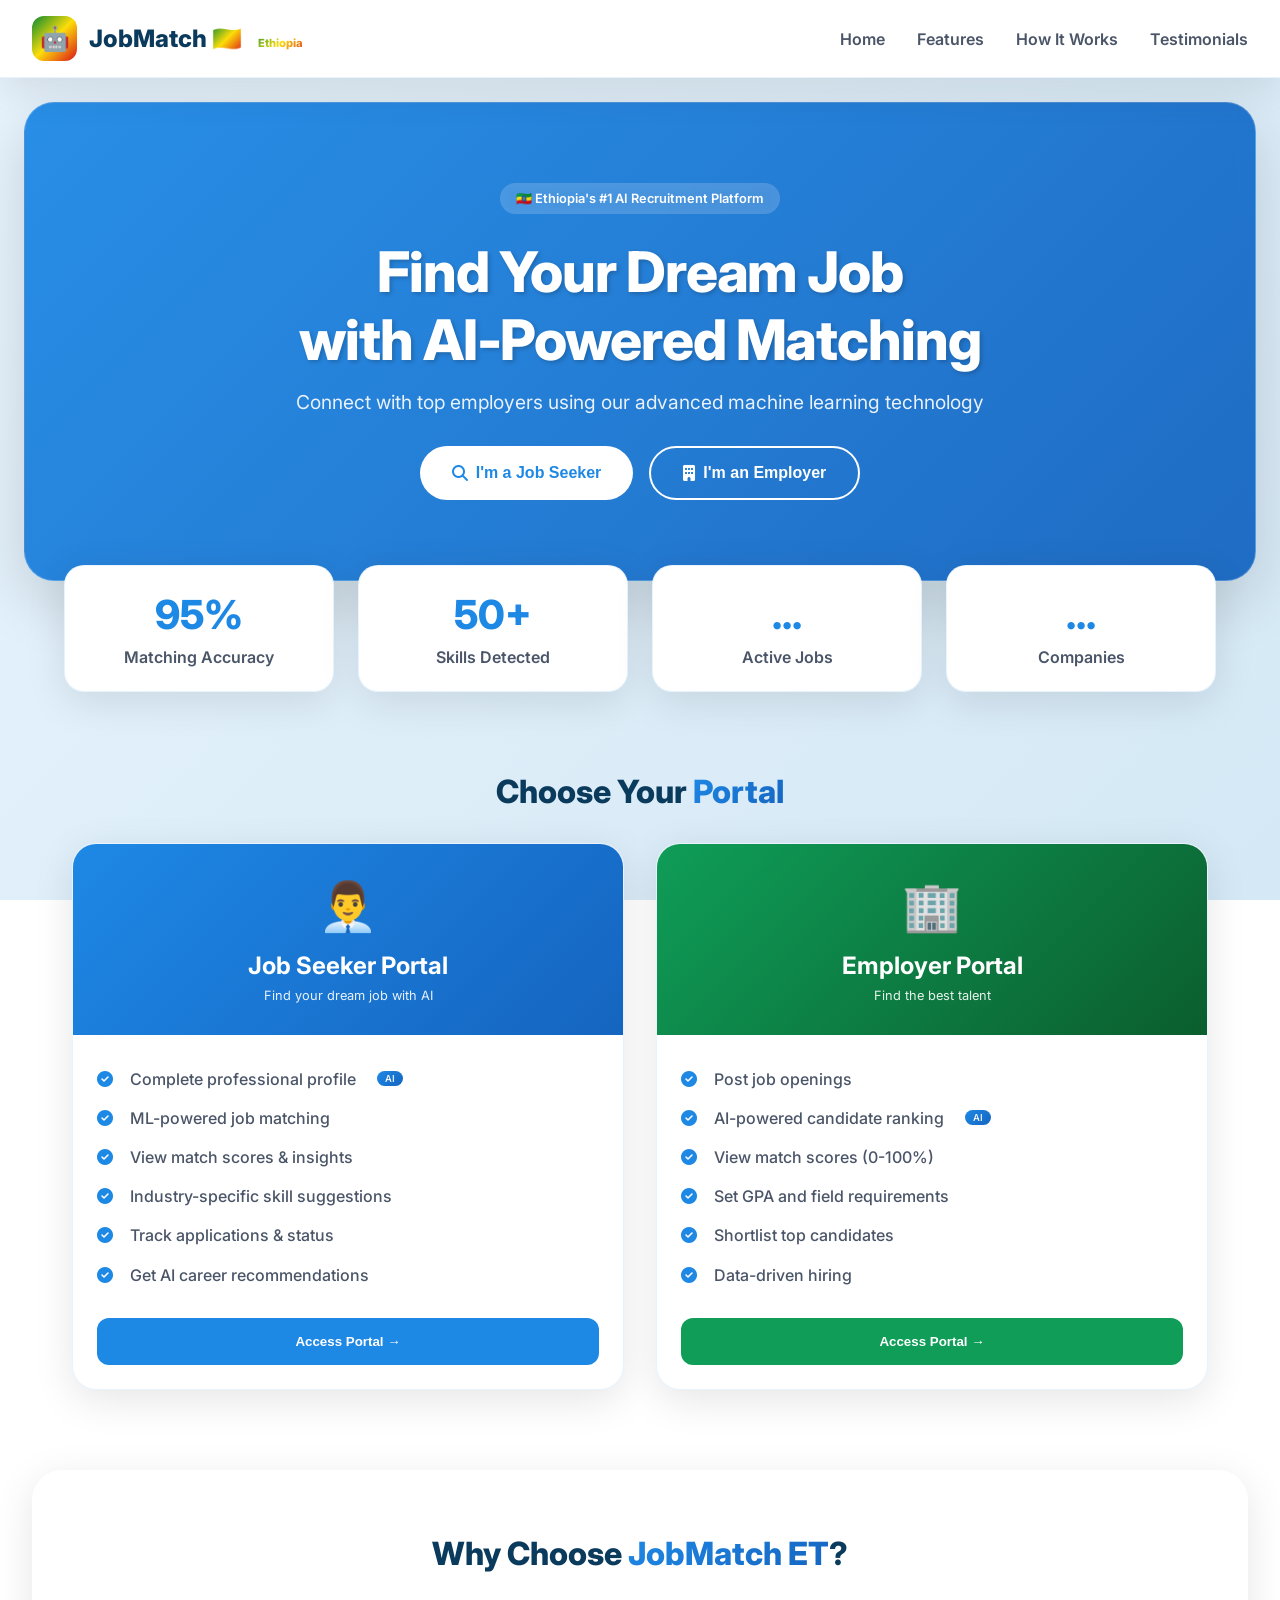
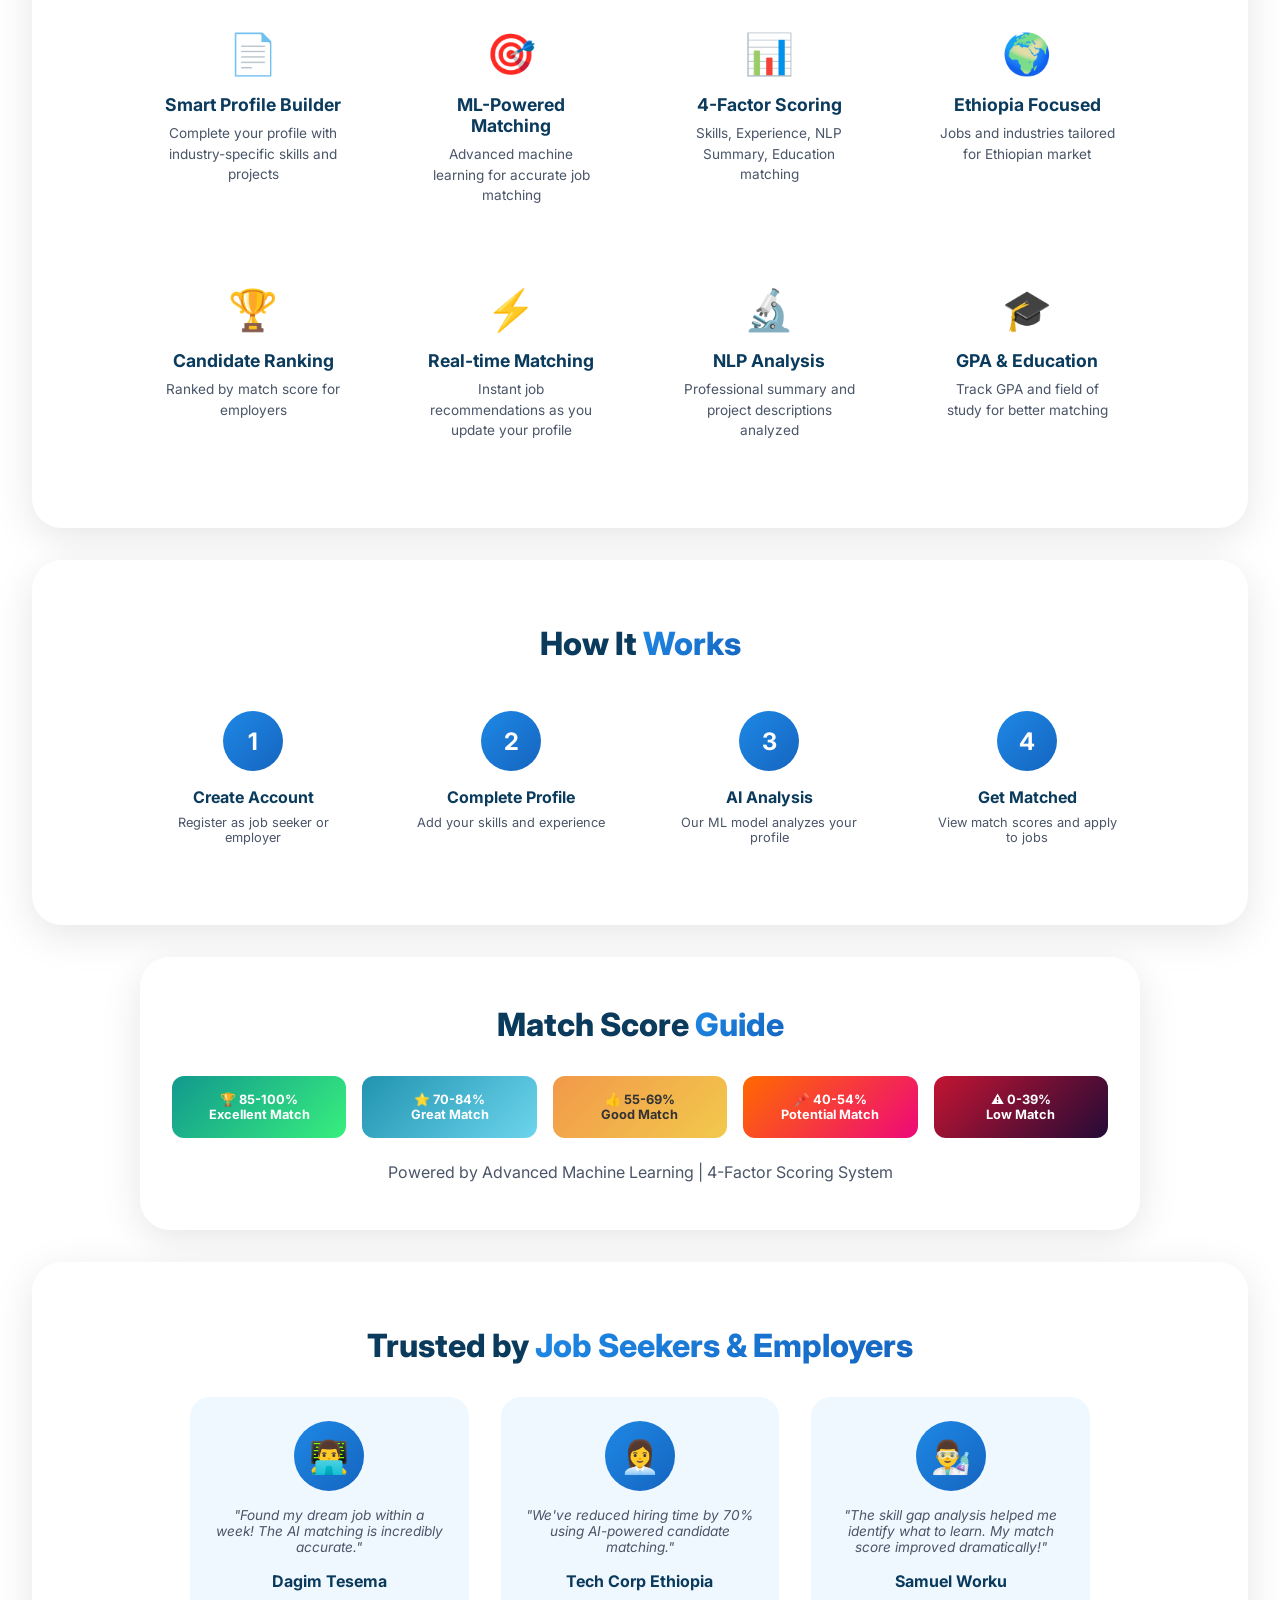
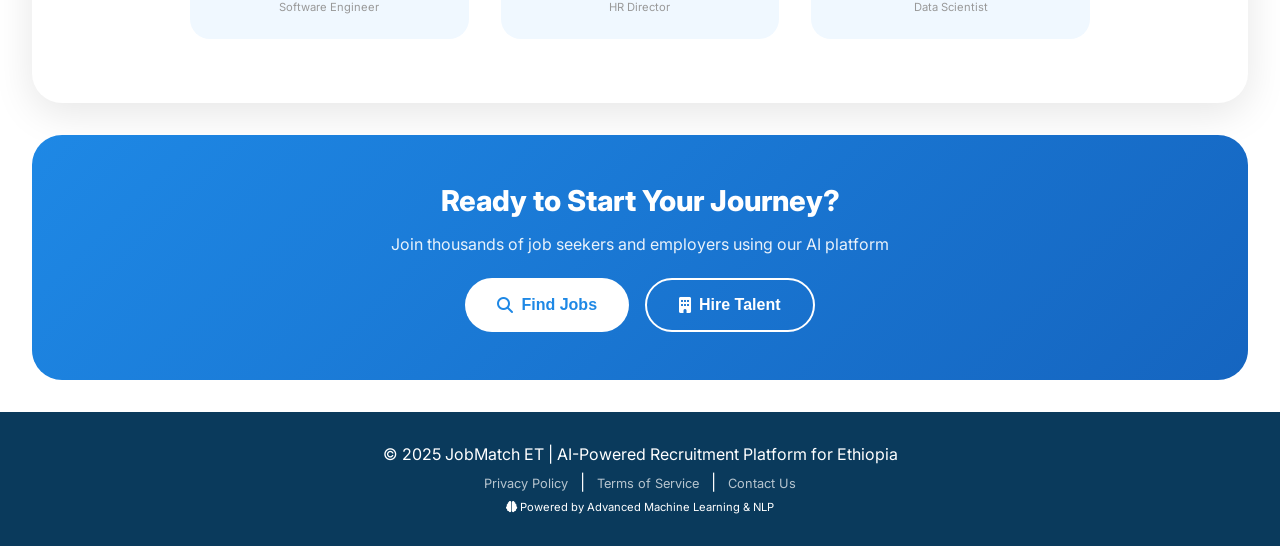
<file: frontend/candidate-dashboard.html>
<!DOCTYPE html>
<html lang="en">
<head>
    <meta charset="UTF-8">
    <meta name="viewport" content="width=device-width, initial-scale=1.0">
    <title>JobMatch ET - Complete Candidate Dashboard</title>
    <link href="https://fonts.googleapis.com/css2?family=Inter:wght@300;400;500;600;700;800&display=swap" rel="stylesheet">
    <link rel="stylesheet" href="https://cdnjs.cloudflare.com/ajax/libs/font-awesome/6.4.0/css/all.min.css">
    <style>
        * { margin: 0; padding: 0; box-sizing: border-box; }
        body { font-family: 'Inter', sans-serif; background: linear-gradient(135deg, #f0f2f5 0%, #e8ecf1 100%); min-height: 100vh; }
        
        .dashboard { display: flex; min-height: 100vh; }
        
        .sidebar {
            width: 280px;
            background: linear-gradient(180deg, #0f172a 0%, #1e293b 100%);
            color: white;
            position: fixed;
            height: 100vh;
            overflow-y: auto;
            z-index: 100;
            box-shadow: 8px 0 20px rgba(0,0,0,0.1);
        }
        .sidebar-header { padding: 32px 24px; border-bottom: 1px solid rgba(255,255,255,0.1); margin-bottom: 24px; }
        .logo { display: flex; align-items: center; gap: 12px; }
        .logo-icon { width: 48px; height: 48px; background: linear-gradient(135deg, #3b82f6, #1d4ed8); border-radius: 14px; display: flex; align-items: center; justify-content: center; font-size: 1.4rem; }
        .logo-text { font-size: 1.5rem; font-weight: 800; }
        .logo-text span { color: #3b82f6; }
        
        .nav-menu { list-style: none; padding: 0 20px; }
        .nav-item {
            display: flex;
            align-items: center;
            gap: 14px;
            padding: 14px 18px;
            margin: 6px 0;
            border-radius: 14px;
            cursor: pointer;
            transition: all 0.3s;
            font-weight: 500;
            color: rgba(255,255,255,0.7);
        }
        .nav-item i { width: 24px; }
        .nav-item:hover { background: rgba(59,130,246,0.2); color: white; transform: translateX(5px); }
        .nav-item.active { background: linear-gradient(135deg, #3b82f6, #1d4ed8); color: white; }
        
        .main-content { flex: 1; margin-left: 280px; padding: 28px 32px; }
        
        .top-bar {
            background: rgba(255,255,255,0.95);
            backdrop-filter: blur(10px);
            border-radius: 24px;
            padding: 18px 28px;
            margin-bottom: 28px;
            display: flex;
            justify-content: space-between;
            align-items: center;
            flex-wrap: wrap;
            gap: 16px;
            box-shadow: 0 4px 20px rgba(0,0,0,0.05);
        }
        .page-title h1 { font-size: 1.8rem; font-weight: 800; background: linear-gradient(135deg, #1e293b, #3b82f6); -webkit-background-clip: text; -webkit-text-fill-color: transparent; }
        .user-info { display: flex; align-items: center; gap: 16px; background: #f8fafc; padding: 8px 24px; border-radius: 60px; cursor: pointer; }
        .user-name { font-weight: 700; color: #1e293b; }
        
        .stats-grid {
            display: grid;
            grid-template-columns: repeat(7, 1fr);
            gap: 16px;
            margin-bottom: 28px;
        }
        .stat-card {
            background: white;
            border-radius: 20px;
            padding: 16px;
            text-align: center;
            border: 1px solid #e2e8f0;
            transition: all 0.3s;
        }
        .stat-card:hover { transform: translateY(-4px); box-shadow: 0 12px 24px rgba(0,0,0,0.1); }
        .stat-number { font-size: 1.8rem; font-weight: 800; color: #3b82f6; }
        .stat-label { font-size: 0.6rem; color: #64748b; margin-top: 4px; }
        
        .form-container {
            background: white;
            border-radius: 28px;
            padding: 32px;
            margin-bottom: 28px;
            border: 1px solid #e2e8f0;
            box-shadow: 0 4px 20px rgba(0,0,0,0.05);
        }
        .form-header {
            margin-bottom: 28px;
            padding-bottom: 20px;
            border-bottom: 2px solid #f1f5f9;
            display: flex;
            justify-content: space-between;
            align-items: center;
            flex-wrap: wrap;
        }
        .form-header h2 { font-size: 1.3rem; font-weight: 700; color: #1e293b; }
        .form-header h2 i { color: #3b82f6; margin-right: 10px; }
        .form-section { margin-bottom: 32px; padding-bottom: 32px; border-bottom: 1px solid #f1f5f9; }
        .form-section:last-child { border-bottom: none; margin-bottom: 0; padding-bottom: 0; }
        .form-section h3 { font-size: 1rem; font-weight: 700; margin-bottom: 20px; color: #1e293b; display: flex; align-items: center; gap: 10px; }
        .form-grid { display: grid; grid-template-columns: repeat(3, 1fr); gap: 24px; }
        .form-group { margin-bottom: 20px; }
        .form-group label { display: block; font-weight: 700; font-size: 0.7rem; margin-bottom: 8px; color: #64748b; text-transform: uppercase; letter-spacing: 0.5px; }
        .form-group label i { margin-right: 6px; color: #3b82f6; }
        .form-group input, .form-group select, .form-group textarea {
            width: 100%;
            padding: 12px 16px;
            border: 2px solid #e2e8f0;
            border-radius: 14px;
            font-family: inherit;
            font-size: 0.9rem;
            background: #fafbfc;
            transition: all 0.2s;
        }
        .compact-textarea textarea {
            min-height: 100px;
            max-height: 130px;
            resize: vertical;
        }
        .form-group input:focus, .form-group select:focus, .form-group textarea:focus {
            outline: none;
            border-color: #3b82f6;
            background: white;
            box-shadow: 0 0 0 3px rgba(59,130,246,0.1);
        }
        .full-width { grid-column: span 3; }
        
        .skill-input-container {
            display: flex;
            flex-wrap: wrap;
            gap: 10px;
            padding: 14px;
            border: 2px solid #e2e8f0;
            border-radius: 16px;
            min-height: 70px;
            background: #fafbfc;
        }
        .skill-tag { background: linear-gradient(135deg, #3b82f6, #1d4ed8); color: white; padding: 6px 14px; border-radius: 30px; font-size: 0.75rem; font-weight: 600; display: inline-flex; align-items: center; gap: 8px; }
        .skill-tag i { cursor: pointer; opacity: 0.8; }
        
        .industry-skills-panel {
            background: #f0fdf4;
            border-radius: 16px;
            padding: 20px;
            margin-top: 16px;
            border: 1px solid #bbf7d0;
        }
        .skill-option {
            display: inline-block;
            background: white;
            color: #16a34a;
            border: 2px solid #dcfce7;
            padding: 6px 16px;
            border-radius: 30px;
            font-size: 0.75rem;
            font-weight: 600;
            margin: 4px;
            cursor: pointer;
            transition: all 0.2s;
        }
        .skill-option:hover { background: #22c55e; color: white; transform: scale(1.02); }
        
        .upload-area {
            border: 2px dashed #cbd5e1;
            border-radius: 20px;
            padding: 20px;
            text-align: center;
            cursor: pointer;
            transition: all 0.2s;
            background: #fafbfc;
        }
        .upload-area:hover { border-color: #3b82f6; background: #eef2ff; }
        .upload-area i { font-size: 2rem; color: #3b82f6; margin-bottom: 8px; }
        .uploaded-file { background: #eef2ff; padding: 10px; border-radius: 12px; margin-top: 10px; display: flex; justify-content: space-between; align-items: center; }
        
        .dynamic-entry {
            background: #f8fafc;
            border-radius: 20px;
            padding: 24px;
            margin-bottom: 20px;
            position: relative;
            border: 1px solid #e2e8f0;
        }
        .remove-btn {
            position: absolute;
            top: 16px;
            right: 16px;
            background: #ef4444;
            color: white;
            border: none;
            border-radius: 50%;
            width: 32px;
            height: 32px;
            cursor: pointer;
        }
        
        .job-card {
            background: white;
            border-radius: 24px;
            padding: 24px;
            margin-bottom: 20px;
            border: 1px solid #e2e8f0;
            transition: all 0.3s;
        }
        .job-card:hover { transform: translateY(-2px); box-shadow: 0 8px 20px rgba(0,0,0,0.1); }
        .match-badge {
            width: 80px;
            height: 80px;
            border-radius: 50%;
            display: flex;
            flex-direction: column;
            align-items: center;
            justify-content: center;
            color: white;
        }
        
        .job-description-full {
            background: #f8fafc;
            padding: 20px;
            border-radius: 16px;
            margin: 16px 0;
            border: 1px solid #e2e8f0;
        }
        .job-description-full h4 { margin-bottom: 12px; font-size: 0.9rem; display: flex; align-items: center; gap: 8px; }
        .job-description-full p { color: #475569; line-height: 1.6; font-size: 0.85rem; }
        .job-meta { display: flex; flex-wrap: wrap; gap: 16px; margin-bottom: 16px; padding-bottom: 16px; border-bottom: 1px solid #e2e8f0; }
        .job-meta-item { display: flex; align-items: center; gap: 8px; font-size: 0.8rem; color: #64748b; }
        .job-meta-item i { color: #3b82f6; width: 20px; }
        .requirements-list { list-style: none; margin-top: 8px; }
        .requirements-list li { padding: 4px 0; font-size: 0.8rem; display: flex; align-items: center; gap: 8px; }
        .requirements-list li i { color: #10b981; font-size: 0.7rem; }
        
        .ai-analysis-positive { background: linear-gradient(135deg, #e0f2fe, #bae6fd); padding: 20px; border-radius: 20px; margin: 16px 0; border-left: 4px solid #0284c7; }
        .ai-analysis-improve { background: linear-gradient(135deg, #fef2f2, #fee2e2); padding: 20px; border-radius: 20px; margin: 16px 0; border-left: 4px solid #dc2626; }
        
        .score-breakdown { display: flex; gap: 16px; margin: 16px 0; padding: 16px; background: #f8fafc; border-radius: 16px; }
        .score-item { flex: 1; text-align: center; }
        .score-item strong { font-size: 1.2rem; color: #3b82f6; }
        .missing-skill-badge { display: inline-block; background: #dc2626; color: white; padding: 4px 12px; border-radius: 20px; font-size: 0.7rem; font-weight: 600; margin: 4px; }
        
        .application-card { background: white; border-radius: 24px; padding: 24px; margin-bottom: 24px; border: 1px solid #e2e8f0; }
        .status-badge { display: inline-flex; align-items: center; gap: 8px; padding: 6px 16px; border-radius: 40px; font-size: 0.75rem; font-weight: 700; }
        .status-pending { background: #fef3c7; color: #d97706; }
        .status-shortlisted { background: #dbeafe; color: #2563eb; }
        .status-approved { background: #d1fae5; color: #059669; }
        .status-rejected { background: #fee2e2; color: #dc2626; }
        
        .profile-view { background: #f8fafc; border-radius: 20px; padding: 20px; margin-bottom: 20px; }
        .profile-view-item { display: flex; padding: 12px 0; border-bottom: 1px solid #e2e8f0; }
        .profile-view-label { width: 200px; font-weight: 600; color: #1e293b; }
        .profile-view-value { flex: 1; color: #64748b; }
        .btn-edit { background: #10b981; color: white; border: none; padding: 8px 20px; border-radius: 40px; cursor: pointer; font-weight: 600; }
        
        .btn-primary { background: linear-gradient(135deg, #3b82f6, #1d4ed8); color: white; border: none; padding: 14px 28px; border-radius: 60px; cursor: pointer; font-weight: 700; width: 100%; transition: all 0.2s; }
        .btn-primary:hover { transform: translateY(-2px); box-shadow: 0 8px 20px rgba(59,130,246,0.4); }
        .btn-outline { background: transparent; border: 2px solid #3b82f6; color: #3b82f6; padding: 8px 16px; border-radius: 40px; cursor: pointer; font-weight: 600; }
        .btn-sm { padding: 6px 12px; font-size: 0.7rem; }
        .btn-disabled { background: #94a3b8; cursor: not-allowed; opacity: 0.6; }
        
        .filter-bar { background: #f8fafc; border-radius: 20px; padding: 20px; margin-bottom: 24px; display: flex; flex-wrap: wrap; gap: 16px; }
        .filter-input { flex: 1; padding: 12px 16px; border: 2px solid #e2e8f0; border-radius: 14px; }
        .filter-btn { background: #3b82f6; color: white; border: none; padding: 12px 24px; border-radius: 14px; cursor: pointer; }
        
        .modal { display: none; position: fixed; top: 0; left: 0; width: 100%; height: 100%; background: rgba(0,0,0,0.6); backdrop-filter: blur(4px); z-index: 1000; justify-content: center; align-items: center; }
        .modal.active { display: flex; }
        .modal-content { background: white; border-radius: 28px; padding: 32px; max-width: 550px; width: 90%; max-height: 80vh; overflow-y: auto; }
        .company-profile-card { background: #f8fafc; border-radius: 20px; padding: 20px; margin: 16px 0; }
        .company-detail-row { display: flex; padding: 12px 0; border-bottom: 1px solid #e2e8f0; }
        .company-detail-label { width: 140px; font-weight: 700; color: #1e293b; }
        .company-detail-value { flex: 1; color: #64748b; }
        
        .tab-content { display: none; }
        .tab-content.active { display: block; }
        
        .toast { position: fixed; bottom: 24px; right: 24px; background: #10b981; color: white; padding: 14px 28px; border-radius: 60px; z-index: 1000; animation: slideIn 0.3s ease; }
        .toast.error { background: #ef4444; }
        @keyframes slideIn { from { transform: translateX(100%); opacity: 0; } to { transform: translateX(0); opacity: 1; } }
        
        @media (max-width: 1024px) { .form-grid { grid-template-columns: repeat(2, 1fr); } .stats-grid { grid-template-columns: repeat(4, 1fr); } }
        @media (max-width: 768px) {
            .sidebar { width: 80px; }
            .sidebar span { display: none; }
            .main-content { margin-left: 80px; padding: 16px; }
            .stats-grid { grid-template-columns: repeat(2, 1fr); }
            .form-grid { grid-template-columns: 1fr; }
            .profile-view-item { flex-direction: column; }
            .profile-view-label { width: 100%; margin-bottom: 5px; }
        }
    </style>
</head>
<body>
    <div class="dashboard">
        <div class="sidebar">
            <div class="sidebar-header">
                <div class="logo"><div class="logo-icon">🎯</div><div class="logo-text">JobMatch <span>ET</span></div></div>
            </div>
            <ul class="nav-menu">
                <li class="nav-item active" data-tab="dashboard"><i class="fas fa-chart-line"></i><span>Dashboard</span></li>
                <li class="nav-item" data-tab="profile"><i class="fas fa-user-edit"></i><span>My Profile</span></li>
                <li class="nav-item" data-tab="jobs"><i class="fas fa-briefcase"></i><span>AI Job Matches</span></li>
                <li class="nav-item" data-tab="applications"><i class="fas fa-paper-plane"></i><span>Applications</span></li>
                <li class="nav-item" id="logoutBtn"><i class="fas fa-sign-out-alt"></i><span>Logout</span></li>
            </ul>
        </div>

        <div class="main-content">
            <div class="top-bar">
                <div class="page-title"><h1 id="pageTitle">Dashboard</h1></div>
                <div class="user-info"><span class="user-name" id="userName">Candidate</span> <i class="fas fa-user-circle" style="font-size: 20px; color: #3b82f6;"></i></div>
            </div>

            <div id="dashboardTab" class="tab-content active">
                <div class="stats-grid">
                    <div class="stat-card"><div class="stat-number" id="statSkills">0</div><div class="stat-label">Skills</div></div>
                    <div class="stat-card"><div class="stat-number" id="statExp">0</div><div class="stat-label">Experience</div></div>
                    <div class="stat-card"><div class="stat-number" id="statProjects">0</div><div class="stat-label">Projects</div></div>
                    <div class="stat-card"><div class="stat-number" id="statCertificates">0</div><div class="stat-label">Certificates</div></div>
                    <div class="stat-card"><div class="stat-number" id="statAchievements">0</div><div class="stat-label">Achievements</div></div>
                    <div class="stat-card"><div class="stat-number" id="statMatches">0</div><div class="stat-label">AI Matches</div></div>
                    <div class="stat-card"><div class="stat-number" id="statApplied">0</div><div class="stat-label">Applications</div></div>
                </div>
                <div class="form-container">
                    <div class="form-header"><h2><i class="fas fa-robot"></i> AI Profile Strength</h2></div>
                    <div style="background:#e2e8f0; border-radius:10px; height:8px;"><div id="profileStrengthFill" style="width:0%; background:#3b82f6; height:8px; border-radius:10px;"></div></div>
                    <p id="profileStrengthText" style="margin-top:12px; color:#64748b;">Complete your profile for accurate AI matches</p>
                </div>
            </div>

            <!-- Profile Tab -->
            <div id="profileTab" class="tab-content">
                <div class="form-container">
                    <div class="form-header">
                        <h2><i class="fas fa-user-circle"></i> Professional Profile</h2>
                        <button class="btn-edit" id="editProfileBtn" style="display: none;"><i class="fas fa-edit"></i> Edit Profile</button>
                    </div>
                    
                    <div id="profileViewMode">
                        <div class="profile-view"><h3>Personal Information</h3>
                            <div class="profile-view-item"><div class="profile-view-label">Full Name:</div><div class="profile-view-value" id="viewFullName">-</div></div>
                            <div class="profile-view-item"><div class="profile-view-label">Email:</div><div class="profile-view-value" id="viewEmail">-</div></div>
                            <div class="profile-view-item"><div class="profile-view-label">Phone:</div><div class="profile-view-value" id="viewPhone">-</div></div>
                            <div class="profile-view-item"><div class="profile-view-label">Age:</div><div class="profile-view-value" id="viewAge">-</div></div>
                            <div class="profile-view-item"><div class="profile-view-label">Gender:</div><div class="profile-view-value" id="viewGender">-</div></div>
                            <div class="profile-view-item"><div class="profile-view-label">Location:</div><div class="profile-view-value" id="viewLocation">-</div></div>
                            <div class="profile-view-item"><div class="profile-view-label">Region:</div><div class="profile-view-value" id="viewRegion">-</div></div>
                            <div class="profile-view-item"><div class="profile-view-label">Sub-city:</div><div class="profile-view-value" id="viewCity">-</div></div>
                            <div class="profile-view-item"><div class="profile-view-label">Industry:</div><div class="profile-view-value" id="viewIndustry">-</div></div>
                        </div>
                        <div class="profile-view"><h3>Skills & Experience</h3>
                            <div class="profile-view-item"><div class="profile-view-label">Skills:</div><div class="profile-view-value" id="viewSkills">-</div></div>
                            <div class="profile-view-item"><div class="profile-view-label">Experience Years:</div><div class="profile-view-value" id="viewExpYears">-</div></div>
                            <div class="profile-view-item"><div class="profile-view-label">Experience Description:</div><div class="profile-view-value" id="viewExpDesc">-</div></div>
                        </div>
                        <div class="profile-view"><h3>Professional Summary</h3>
                            <div class="profile-view-item"><div class="profile-view-label">Summary:</div><div class="profile-view-value" id="viewSummary">-</div></div>
                        </div>
                        <div class="profile-view"><h3>CV / Resume</h3>
                            <div class="profile-view-item"><div class="profile-view-label">Uploaded CV:</div><div class="profile-view-value" id="viewCV">No CV uploaded</div></div>
                        </div>
                        <div class="profile-view"><h3>Education</h3><div id="viewEducationList">-</div></div>
                        <div class="profile-view"><h3>Projects</h3><div id="viewProjectsList">-</div></div>
                        <div class="profile-view"><h3>Achievements</h3><div id="viewAchievementsList">-</div></div>
                        <div class="profile-view"><h3>Certificates</h3><div id="viewCertificatesList">-</div></div>
                    </div>
                    
                    <div id="profileEditMode" style="display: none;">
                        <div class="form-section">
                            <h3><i class="fas fa-user"></i> Personal Information</h3>
                            <div class="form-grid">
                                <div class="form-group"><label>Full Name</label><input type="text" id="fullName" placeholder="Enter your full name"></div>
                                <div class="form-group"><label>Email</label><input type="email" id="email" placeholder="your@email.com"></div>
                                <div class="form-group"><label>Phone</label><input type="tel" id="phone" placeholder="09xxxxxxxx"></div>
                                <div class="form-group"><label>Age</label><select id="age"><option>18-24</option><option>25-30</option><option>31-35</option><option>36-40</option><option>41-45</option><option>46-50</option><option>51-55</option><option>56+</option></select></div>
                                <div class="form-group"><label>Gender</label><select id="gender"><option>Male</option><option>Female</option><option>Prefer not to say</option></select></div>
                                <div class="form-group"><label>Location</label><input type="text" id="location" placeholder="Addis Ababa"></div>
                                <div class="form-group"><label>Region</label><select id="region"><option>Addis Ababa</option><option>Oromia</option><option>Amhara</option><option>Tigray</option><option>Sidama</option></select></div>
                                <div class="form-group"><label>Sub-city</label><input type="text" id="city" placeholder="e.g., Bole, Kazanchis"></div>
                                <div class="form-group"><label>Industry</label><select id="industrySelect"><option value="">-- Select Industry (Skills will appear) --</option><option value="technology">💻 Technology / IT</option><option value="finance">💰 Finance</option><option value="healthcare">🏥 Healthcare</option><option value="education">📚 Education</option><option value="engineering">🔧 Engineering</option></select></div>
                            </div>
                            <div id="industrySkillsPanel" class="industry-skills-panel" style="display: none;"><strong><i class="fas fa-lightbulb"></i> Recommended Skills for this Industry:</strong><div id="skillsList" style="margin-top: 12px;"></div><p style="font-size: 12px; margin-top: 10px; color: #166534;">✨ Click any skill above to add it instantly</p></div>
                        </div>
                        
                        <div class="form-section compact-textarea">
                            <h3><i class="fas fa-file-alt"></i> Professional Summary</h3>
                            <textarea id="professionalSummary" rows="4" placeholder="Write a detailed professional summary for NLP analysis... Example: Experienced Full Stack Developer with 5+ years in React and Python. Led a team of 4 developers. Improved performance by 40%."></textarea>
                        </div>
                        
                        <div class="form-section compact-textarea">
                            <h3><i class="fas fa-briefcase"></i> Work Experience</h3>
                            <textarea id="experienceDescription" rows="4" placeholder="Describe your work experience in detail... Example: Senior Developer at ABC Corp (2020-2024): Built REST APIs, managed cloud infrastructure, mentored juniors."></textarea>
                            <div class="form-group" style="margin-top: 15px;"><label>Years of Experience</label><select id="experienceYearsSelect"><option value="0">0</option><option value="1">1</option><option value="2">2</option><option value="3">3</option><option value="4">4</option><option value="5">5</option><option value="6">6+</option></select></div>
                        </div>
                        
                        <div class="form-section"><h3><i class="fas fa-code"></i> Technical Skills</h3>
                            <div class="skill-input-container" id="skillsContainer"><input type="text" id="skillInput" placeholder="Type skill (e.g., Python) and press Enter" style="border: none; flex: 1;"></div>
                        </div>
                        
                        <div class="form-section"><h3><i class="fas fa-file-pdf"></i> Upload CV / Resume</h3>
                            <div class="upload-area" onclick="document.getElementById('cvInput').click()"><i class="fas fa-cloud-upload-alt"></i><p>Click to upload CV (PDF, DOC, DOCX)</p><input type="file" id="cvInput" style="display:none" accept=".pdf,.doc,.docx" onchange="uploadCV(this)"></div>
                            <div id="cvStatus"></div>
                        </div>
                        
                        <div class="form-section"><h3><i class="fas fa-project-diagram"></i> Projects</h3><div id="projectsContainer"></div><button type="button" class="btn-outline" onclick="addProject()"><i class="fas fa-plus"></i> Add Project</button></div>
                        
                        <div class="form-section"><h3><i class="fas fa-graduation-cap"></i> Education</h3><div id="educationContainer"></div><button type="button" class="btn-outline" onclick="addEducation()"><i class="fas fa-plus"></i> Add Education</button></div>
                        
                        <div class="form-section"><h3><i class="fas fa-trophy"></i> Achievements</h3><div id="achievementsContainer"></div><button type="button" class="btn-outline" onclick="addAchievement()"><i class="fas fa-plus"></i> Add Achievement</button></div>
                        
                        <div class="form-section"><h3><i class="fas fa-certificate"></i> Certificates</h3><div class="upload-area" onclick="document.getElementById('certInput').click()"><i class="fas fa-certificate"></i><p>Click to upload certificate</p><input type="file" id="certInput" style="display:none" accept=".pdf,.doc,.docx,.jpg,.png" onchange="uploadCertificate(this)"></div><div id="certificatesList"></div></div>
                        
                        <button class="btn-primary" id="saveProfileBtn"><i class="fas fa-save"></i> Save Profile & Update AI Matching</button>
                    </div>
                </div>
            </div>

            <!-- AI Job Matches Tab -->
            <div id="jobsTab" class="tab-content">
                <div class="form-container">
                    <div class="form-header"><h2><i class="fas fa-robot"></i> AI-Powered Job Matches</h2></div>
                    <div class="filter-bar"><input type="text" id="filterKeyword" class="filter-input" placeholder="Search jobs by title or company..."><button class="filter-btn" onclick="loadJobs()"><i class="fas fa-search"></i> Search</button></div>
                    <div id="jobsList">Loading matches from backend...</div>
                </div>
            </div>

            <!-- Applications Tab -->
            <div id="applicationsTab" class="tab-content">
                <div class="form-container">
                    <div class="form-header"><h2><i class="fas fa-list-ul"></i> My Applications</h2></div>
                    <div id="applicationsList">Loading applications...</div>
                </div>
            </div>
        </div>
    </div>

    <div id="companyProfileModal" class="modal"><div class="modal-content"><span style="float:right;font-size:24px;cursor:pointer;" onclick="closeModal('companyProfileModal')">&times;</span><div id="companyProfileContent"></div></div></div>
    <div id="messageModal" class="modal"><div class="modal-content"><h3>Send Message to Employer</h3><textarea id="messageText" rows="4"></textarea><button class="btn-primary" onclick="sendMessageToEmployer()">Send</button><button class="btn-outline" onclick="closeModal('messageModal')">Cancel</button></div></div>

    <script>
        const API_BASE = "https://job-matchit.onrender.com/api";
        let ACCESS_TOKEN = localStorage.getItem('token');
        let userSkills = [], projects = [], educationEntries = [], achievements = [], certificates = [], cvFileName = null;
        let appliedJobs = new Set();
        let currentMessageContext = {};

        if (!ACCESS_TOKEN) window.location.href = 'index.html';

        function escapeHtml(str) { if(!str) return ''; return str.replace(/[&<>]/g, m => ({'&':'&amp;','<':'&lt;','>':'&gt;'}[m])); }
        function showToast(msg, isError) { const t = document.createElement('div'); t.className = 'toast' + (isError ? ' error' : ''); t.innerHTML = msg; document.body.appendChild(t); setTimeout(() => t.remove(), 3000); }

        async function apiCall(url, options = {}) {
            const headers = { "Content-Type": "application/json", "Authorization": "Bearer " + ACCESS_TOKEN };
            const res = await fetch(API_BASE + url, { ...options, headers });
            if (res.status === 401) { localStorage.clear(); window.location.href = 'index.html'; throw new Error("Unauthorized"); }
            if (!res.ok) throw new Error(await res.text());
            return res.json();
        }

        function uploadCV(input) { if (input.files && input.files[0]) { cvFileName = input.files[0].name; document.getElementById('cvStatus').innerHTML = `<div class="uploaded-file"><i class="fas fa-file-pdf"></i> ${cvFileName}</div>`; showToast('✅ CV selected'); } }
        function uploadCertificate(input) { if (input.files && input.files[0]) { certificates.push({ name: input.files[0].name }); document.getElementById('certificatesList').innerHTML = certificates.map(c=>`<div class="uploaded-file"><i class="fas fa-certificate"></i> ${c.name}</div>`).join(''); showToast('✅ Certificate added'); } }

        function updateSkillTags() { const c = document.getElementById('skillsContainer'); if(!c) return; c.querySelectorAll('.skill-tag').forEach(t=>t.remove()); userSkills.forEach(s=>{ let tag=document.createElement('span'); tag.className='skill-tag'; tag.innerHTML=`${s} <i class="fas fa-times" onclick="removeSkill('${s}')"></i>`; c.insertBefore(tag, document.getElementById('skillInput')); }); }
        function removeSkill(s) { userSkills = userSkills.filter(sk=>sk!==s); updateSkillTags(); updateStats(); }
        document.getElementById('skillInput')?.addEventListener('keypress', (e) => { if(e.key==='Enter'){ e.preventDefault(); let s=e.target.value.trim(); if(s && !userSkills.includes(s)){ userSkills.push(s); updateSkillTags(); e.target.value=''; updateStats(); showToast(`✅ Added: ${s}`); } } });

        function addProject(d) { let div=document.createElement('div'); div.className='dynamic-entry'; div.innerHTML=`<button class="remove-btn" onclick="this.parentElement.remove(); updateProjectsList()">×</button><div class="form-grid"><div class="form-group full-width"><label>Project Name</label><input type="text" class="project-name" placeholder="e.g., E-commerce Website" value="${d?.name||''}"></div><div class="form-group"><label>Technologies</label><input type="text" class="project-tech" placeholder="e.g., React, Node.js" value="${d?.technologies||''}"></div><div class="form-group"><label>Year</label><input type="number" class="project-year" placeholder="2024" value="${d?.year||''}"></div><div class="form-group full-width"><label>Description</label><textarea rows="2" class="project-description" placeholder="Describe the project and your role...">${d?.description||''}</textarea></div></div>`; document.getElementById('projectsContainer').appendChild(div); updateProjectsList(); }
        function updateProjectsList() { projects=[]; document.querySelectorAll('#projectsContainer .dynamic-entry').forEach(e=>{ projects.push({ name:e.querySelector('.project-name')?.value||'', technologies:e.querySelector('.project-tech')?.value||'', year:e.querySelector('.project-year')?.value||'', description:e.querySelector('.project-description')?.value||'' }); }); document.getElementById('statProjects').innerText=projects.length; }

        function addAchievement(d) { let div=document.createElement('div'); div.className='dynamic-entry'; div.innerHTML=`<button class="remove-btn" onclick="this.parentElement.remove(); updateAchievementsList()">×</button><div class="form-grid"><div class="form-group full-width"><label>Achievement Title</label><input type="text" class="achievement-title" placeholder="e.g., Employee of the Month" value="${d?.title||''}"></div><div class="form-group full-width"><label>Description</label><textarea rows="2" class="achievement-desc" placeholder="Describe the achievement...">${d?.description||''}</textarea></div></div>`; document.getElementById('achievementsContainer').appendChild(div); updateAchievementsList(); }
        function updateAchievementsList() { achievements=[]; document.querySelectorAll('#achievementsContainer .dynamic-entry').forEach(e=>{ achievements.push({ title:e.querySelector('.achievement-title')?.value||'', description:e.querySelector('.achievement-desc')?.value||'' }); }); document.getElementById('statAchievements').innerText=achievements.length; }

        function addEducation(d) { let div=document.createElement('div'); div.className='dynamic-entry'; div.innerHTML=`<button class="remove-btn" onclick="this.parentElement.remove(); updateEducationList()">×</button><div class="form-grid"><div class="form-group"><label>Degree</label><select class="edu-degree"><option>Bachelor's</option><option>Master's</option><option>PhD</option><option>Diploma</option></select></div><div class="form-group"><label>Field of Study</label><input type="text" class="edu-program" placeholder="e.g., Computer Science" value="${d?.field_of_study||''}"></div><div class="form-group"><label>Specialization</label><input type="text" class="edu-specialization" placeholder="e.g., Software Engineering" value="${d?.specialization||''}"></div><div class="form-group"><label>Institution</label><input type="text" class="edu-institution" placeholder="University name" value="${d?.institution||''}"></div><div class="form-group"><label>Graduation Year</label><input type="number" class="edu-year" placeholder="2020" value="${d?.graduation_year||''}"></div><div class="form-group"><label>GPA / Score</label><input type="number" step="0.01" class="edu-gpa" placeholder="0.00 - 4.00" value="${d?.gpa||''}"></div></div>`; document.getElementById('educationContainer').appendChild(div); updateEducationList(); }
        function updateEducationList() { educationEntries=[]; document.querySelectorAll('#educationContainer .dynamic-entry').forEach(e=>{ educationEntries.push({ degree:e.querySelector('.edu-degree')?.value||'', field_of_study:e.querySelector('.edu-program')?.value||'', specialization:e.querySelector('.edu-specialization')?.value||'', institution:e.querySelector('.edu-institution')?.value||'', graduation_year:parseInt(e.querySelector('.edu-year')?.value)||0, gpa:parseFloat(e.querySelector('.edu-gpa')?.value)||0 }); }); }

        const industryMap = { technology:['Python','JavaScript','React','Node.js','SQL','AWS','Docker','Git','TypeScript','MongoDB','Django','Flask'], finance:['Accounting','QuickBooks','Excel','Audit','Tax','Risk Management','Financial Analysis','SAP'], healthcare:['Patient Care','Nursing','EMR Systems','Pharmacy','Radiology','Public Health','Medical Coding'], education:['Curriculum Development','Lesson Planning','EdTech','Assessment Design','Classroom Management','Educational Psychology'], engineering:['AutoCAD','SolidWorks','MATLAB','Civil Engineering','Mechanical Engineering','Electrical Engineering'] };
        function updateIndustrySkills() { let ind=document.getElementById('industrySelect').value; let panel=document.getElementById('industrySkillsPanel'); let listDiv=document.getElementById('skillsList'); if(ind && industryMap[ind]){ panel.style.display='block'; listDiv.innerHTML=''; industryMap[ind].forEach(skill=>{ let span=document.createElement('span'); span.className='skill-option'; span.textContent=skill; span.onclick=()=>{ if(!userSkills.includes(skill)){ userSkills.push(skill); updateSkillTags(); showToast(`✅ Added: ${skill}`); updateStats(); } }; listDiv.appendChild(span); }); } else panel.style.display='none'; }
        document.getElementById('industrySelect')?.addEventListener('change', updateIndustrySkills);

        // Job Database - Jobs posted by companies will appear here
        // These jobs will be displayed in the AI Job Matches tab
        const jobDatabase = [
            { id: "job_001", title: "Senior Full Stack Developer", company: "Zemen Tech", location: "Addis Ababa", job_type: "Full-time", salary: "35,000 - 45,000 ETB", experience_required: 4, hires_count: 3, deadline: "2024-12-20", description: "We are seeking an experienced Full Stack Developer to join our core development team. You will be responsible for architecting and building scalable web applications, leading technical decisions, and mentoring junior developers. The ideal candidate has strong problem-solving skills and a passion for clean code. You will work with modern technologies including React, Node.js, and cloud platforms.", responsibilities: "Design and develop full-stack web applications\nLead code reviews and mentor team members\nOptimize application performance and database queries\nCollaborate with product managers and designers\nImplement CI/CD pipelines and ensure deployment stability\nWrite clean, maintainable, and testable code", required_skills: "Python, JavaScript, React, Node.js, SQL, Git, REST APIs", required_education: "Bachelor's Degree in Computer Science or related field", is_active: true },
            { id: "job_002", title: "Frontend Developer (React)", company: "WebWorks Ethiopia", location: "Remote", job_type: "Contract", salary: "25,000 - 30,000 ETB", experience_required: 2, hires_count: 2, deadline: "2024-12-15", description: "Looking for a talented Frontend Developer with strong React skills. You'll build responsive, user-friendly interfaces and integrate with backend APIs. This is a remote contract position with potential for extension. The ideal candidate has experience with modern frontend tools and a keen eye for design.", responsibilities: "Build responsive UI components using React\nIntegrate REST APIs and manage state using Redux\nEnsure cross-browser compatibility\nOptimize application for maximum speed\nCollaborate with designers and backend developers\nWrite unit and integration tests", required_skills: "React, JavaScript, HTML5, CSS3, Tailwind, Git", required_education: "Bachelor's Degree in Computer Science or equivalent experience", is_active: true },
            { id: "job_003", title: "Data Scientist", company: "Ethio Analytics", location: "Addis Ababa", job_type: "Full-time", salary: "40,000 - 55,000 ETB", experience_required: 3, hires_count: 1, deadline: "2024-12-25", description: "Join our data science team to build predictive models and analytics solutions. You'll work with large datasets, implement machine learning algorithms, and present insights to stakeholders. We are looking for someone with strong analytical skills and experience in Python data science stack.", responsibilities: "Develop and deploy machine learning models\nPerform exploratory data analysis\nClean and preprocess large datasets\nCreate data visualizations and dashboards\nCollaborate with engineering teams for model integration\nPresent findings to business stakeholders", required_skills: "Python, SQL, Machine Learning, Pandas, Scikit-learn, Statistics", required_education: "Master's Degree in Data Science, Statistics, or related field", is_active: true },
            { id: "job_004", title: "DevOps Engineer", company: "CloudTech Solutions", location: "Addis Ababa", job_type: "Full-time", salary: "38,000 - 48,000 ETB", experience_required: 3, hires_count: 2, deadline: "2024-12-10", description: "We are looking for a DevOps Engineer to manage our cloud infrastructure, automate deployment processes, and ensure system reliability. You will work closely with development teams to improve CI/CD pipelines and monitor production systems.", responsibilities: "Manage AWS/GCP cloud infrastructure\nImplement CI/CD pipelines using Jenkins/GitLab CI\nMonitor system performance and security\nAutomate deployment and scaling processes\nTroubleshoot production issues\nImplement infrastructure as code using Terraform", required_skills: "AWS, Docker, Kubernetes, Jenkins, Linux, Terraform", required_education: "Bachelor's Degree in Computer Science or related field", is_active: true },
            { id: "job_005", title: "Python Backend Developer", company: "Innovate Tech", location: "Addis Ababa", job_type: "Full-time", salary: "30,000 - 40,000 ETB", experience_required: 2, hires_count: 3, deadline: "2024-12-18", description: "We are looking for a skilled Python Backend Developer to join our growing team. You will build robust APIs, optimize database queries, and integrate third-party services.", responsibilities: "Build RESTful APIs using Django/Flask\nOptimize database queries and performance\nIntegrate third-party services\nWrite unit and integration tests\nCollaborate with frontend developers", required_skills: "Python, Django, SQL, REST APIs, Git", required_education: "Bachelor's Degree in Computer Science", is_active: true }
        ];

        async function loadProfile() {
            try {
                let p = await apiCall('/user/profile');
                console.log("Profile loaded:", p);
                
                document.getElementById('fullName').value = p.full_name || '';
                document.getElementById('email').value = p.email || '';
                document.getElementById('phone').value = p.phone || '';
                document.getElementById('age').value = p.age || '25-30';
                document.getElementById('gender').value = p.gender || 'Male';
                document.getElementById('location').value = p.location || '';
                document.getElementById('region').value = p.region || 'Addis Ababa';
                document.getElementById('city').value = p.city || '';
                document.getElementById('industrySelect').value = p.industry || '';
                document.getElementById('professionalSummary').value = p.professional_summary || '';
                document.getElementById('experienceDescription').value = p.experience_description || '';
                document.getElementById('experienceYearsSelect').value = p.experience_years || 0;
                userSkills = p.skills || [];
                updateSkillTags();
                
                document.getElementById('projectsContainer').innerHTML = '';
                document.getElementById('educationContainer').innerHTML = '';
                document.getElementById('achievementsContainer').innerHTML = '';
                
                if(p.projects && p.projects.length) p.projects.forEach(pr=>addProject(pr)); else addProject();
                if(p.education_details && p.education_details.length) p.education_details.forEach(ed=>addEducation(ed)); else addEducation();
                if(p.achievements && p.achievements.length) p.achievements.forEach(ach=>addAchievement(ach)); else addAchievement();
                
                if(p.certificates && p.certificates.length) {
                    certificates = p.certificates;
                    document.getElementById('certificatesList').innerHTML = certificates.map(c=>`<div class="uploaded-file"><i class="fas fa-certificate"></i> ${c.name}</div>`).join('');
                }
                if(p.cv_name) { cvFileName = p.cv_name; document.getElementById('cvStatus').innerHTML = `<div class="uploaded-file"><i class="fas fa-file-pdf"></i> ${p.cv_name}</div>`; }
                
                document.getElementById('viewFullName').innerText = p.full_name || '-';
                document.getElementById('viewEmail').innerText = p.email || '-';
                document.getElementById('viewPhone').innerText = p.phone || '-';
                document.getElementById('viewAge').innerText = p.age || '-';
                document.getElementById('viewGender').innerText = p.gender || '-';
                document.getElementById('viewLocation').innerText = p.location || '-';
                document.getElementById('viewRegion').innerText = p.region || '-';
                document.getElementById('viewCity').innerText = p.city || '-';
                document.getElementById('viewIndustry').innerText = p.industry || '-';
                document.getElementById('viewSkills').innerHTML = (p.skills || []).map(s=>`<span class="skill-tag" style="background:#e2e8f0; color:#1e293b;">${escapeHtml(s)}</span>`).join(' ') || '-';
                document.getElementById('viewExpYears').innerText = (p.experience_years || 0) + ' years';
                document.getElementById('viewExpDesc').innerText = p.experience_description || '-';
                document.getElementById('viewSummary').innerText = p.professional_summary || '-';
                document.getElementById('viewCV').innerHTML = p.cv_name ? `<i class="fas fa-file-pdf"></i> ${escapeHtml(p.cv_name)}` : 'No CV uploaded';
                
                if(p.education_details && p.education_details.length) {
                    document.getElementById('viewEducationList').innerHTML = p.education_details.map(edu=>`<div><strong>${escapeHtml(edu.degree)} in ${escapeHtml(edu.field_of_study)}</strong>${edu.specialization ? ` (${escapeHtml(edu.specialization)})` : ''}<br>${escapeHtml(edu.institution)} (${edu.graduation_year}) - GPA: ${edu.gpa}</div>`).join('');
                }
                if(p.projects && p.projects.length) {
                    document.getElementById('viewProjectsList').innerHTML = p.projects.map(pr=>`<div><strong>${escapeHtml(pr.name)}</strong> (${pr.year})<br>${escapeHtml(pr.technologies)}<br>${escapeHtml(pr.description)}</div>`).join('');
                }
                if(p.achievements && p.achievements.length) {
                    document.getElementById('viewAchievementsList').innerHTML = p.achievements.map(ach=>`<div><strong>🏆 ${escapeHtml(ach.title)}</strong><br>${escapeHtml(ach.description)}</div>`).join('');
                }
                if(p.certificates && p.certificates.length) {
                    document.getElementById('viewCertificatesList').innerHTML = p.certificates.map(cert=>`<div><i class="fas fa-certificate"></i> ${escapeHtml(cert.name)}</div>`).join('');
                }
                
                document.getElementById('profileViewMode').style.display = 'block';
                document.getElementById('profileEditMode').style.display = 'none';
                document.getElementById('editProfileBtn').style.display = 'inline-block';
                updateStats();
                if(p.industry) setTimeout(() => updateIndustrySkills(), 100);
            } catch(e) { console.log(e); showToast('Error loading profile: ' + e.message, true); }
        }

        async function saveProfile() {
            let btn = document.getElementById('saveProfileBtn');
            btn.innerHTML = '<i class="fas fa-spinner fa-spin"></i> Saving...';
            btn.disabled = true;
            updateProjectsList(); updateEducationList(); updateAchievementsList();
            
            let pd = {
                full_name: document.getElementById('fullName').value,
                email: document.getElementById('email').value,
                phone: document.getElementById('phone').value,
                age: document.getElementById('age').value,
                gender: document.getElementById('gender').value,
                location: document.getElementById('location').value,
                region: document.getElementById('region').value,
                city: document.getElementById('city').value,
                industry: document.getElementById('industrySelect').value,
                skills: userSkills,
                experience_years: parseInt(document.getElementById('experienceYearsSelect').value) || 0,
                experience_description: document.getElementById('experienceDescription').value,
                professional_summary: document.getElementById('professionalSummary').value,
                projects: projects,
                education_details: educationEntries,
                achievements: achievements,
                certificates: certificates,
                cv_name: cvFileName
            };
            
            try {
                await apiCall('/user/profile', { method: 'POST', body: JSON.stringify(pd) });
                showToast('✅ Profile saved successfully!');
                await loadProfile();
                await loadJobs();
                document.getElementById('profileViewMode').style.display = 'block';
                document.getElementById('profileEditMode').style.display = 'none';
                document.getElementById('editProfileBtn').style.display = 'inline-block';
            } catch(e) { showToast('Error: ' + e.message, true); }
            finally { btn.innerHTML = 'Save Profile & Update AI Matching'; btn.disabled = false; }
        }

        function editProfile() { 
            document.getElementById('profileViewMode').style.display = 'none'; 
            document.getElementById('profileEditMode').style.display = 'block'; 
            document.getElementById('editProfileBtn').style.display = 'none'; 
        }

        function getDeadlineStatus(deadline) {
            if (!deadline) return null;
            const today = new Date();
            const deadlineDate = new Date(deadline);
            const daysLeft = Math.ceil((deadlineDate - today) / (1000 * 60 * 60 * 24));
            if (daysLeft < 0) return { text: "Expired", class: "deadline-warning" };
            if (daysLeft <= 3) return { text: `${daysLeft} days left - Apply urgently!`, class: "deadline-warning" };
            if (daysLeft <= 7) return { text: `${daysLeft} days left`, class: "deadline-soon" };
            return { text: `${daysLeft} days left`, class: "" };
        }

        function calculateMatchScore(job, userSkillsList, userExp) {
            let requiredSkills = job.required_skills.toLowerCase().split(',').map(s=>s.trim());
            let matched = requiredSkills.filter(s => userSkillsList.some(us => us.toLowerCase().includes(s) || s.includes(us.toLowerCase()))).length;
            let skillScore = requiredSkills.length ? Math.min(95, Math.floor((matched / requiredSkills.length) * 100) + 5) : 60;
            let expScore = Math.min(100, Math.floor((userExp / job.experience_required) * 100) * 0.8 + 20);
            if(userExp >= job.experience_required) expScore = 85;
            let nlpScore = Math.min(90, 50 + (userSkillsList.length * 3));
            let matchScore = Math.floor((skillScore * 0.5) + (expScore * 0.3) + (nlpScore * 0.2));
            return { matchScore, skillScore, expScore, nlpScore };
        }

        async function loadJobs() {
            let container = document.getElementById('jobsList');
            container.innerHTML = '<div style="text-align:center; padding:40px;"><i class="fas fa-spinner fa-spin"></i> Loading AI matches from backend...</div>';
            try {
                // First try to get jobs from backend API
                let jobs = [];
                try {
                    let data = await apiCall('/user/recommendations');
                    jobs = data.recommendations || [];
                    console.log("Jobs from backend:", jobs);
                } catch(apiError) {
                    console.log("Backend API error, using local jobs:", apiError);
                    // Fallback to local jobs if backend not available
                    let profile = await apiCall('/user/profile');
                    let userSkillsList = profile.skills || [];
                    let userExp = profile.experience_years || 0;
                    let activeJobs = jobDatabase.filter(j => j.is_active);
                    jobs = activeJobs.map(job => {
                        let scores = calculateMatchScore(job, userSkillsList, userExp);
                        let missingSkills = job.required_skills.split(',').map(s=>s.trim()).filter(s => !userSkillsList.some(us => us.toLowerCase().includes(s.toLowerCase())));
                        return { 
                            job_id: job.id,
                            job_title: job.title,
                            company: job.company,
                            location: job.location,
                            match_score: scores.matchScore,
                            skill_match: scores.skillScore,
                            exp_match: scores.expScore,
                            nlp_match: scores.nlpScore,
                            missing_skills: missingSkills.slice(0, 5),
                            description: job.description,
                            responsibilities: job.responsibilities,
                            required_skills: job.required_skills,
                            required_education: job.required_education,
                            hires_count: job.hires_count,
                            deadline: job.deadline,
                            job_type: job.job_type,
                            salary: job.salary
                        };
                    }).sort((a,b) => b.match_score - a.match_score);
                }
                
                document.getElementById('statMatches').innerText = jobs.length;
                
                if(!jobs.length) { 
                    container.innerHTML = '<div style="text-align:center; padding:60px;">No jobs available. Check back later!</div>'; 
                    return; 
                }
                
                // Get applied jobs
                let apps = await apiCall('/user/applications');
                let appliedJobsSet = new Set();
                (apps.applications || []).forEach(app => appliedJobsSet.add(app.job_id));
                
                let keyword = document.getElementById('filterKeyword')?.value.toLowerCase() || '';
                let filteredJobs = keyword ? jobs.filter(j => 
                    j.job_title?.toLowerCase().includes(keyword) || 
                    j.company?.toLowerCase().includes(keyword)
                ) : jobs;
                
                container.innerHTML = filteredJobs.map(job => {
                    let sc = job.match_score >= 80 ? '#10b981' : (job.match_score >= 60 ? '#f59e0b' : '#ef4444');
                    let alreadyApplied = appliedJobsSet.has(job.job_id);
                    let deadlineStatus = job.deadline ? getDeadlineStatus(job.deadline) : null;
                    
                    let fullDescHtml = `<div class="job-description-full">
                        <div class="job-meta">
                            <div class="job-meta-item"><i class="fas fa-map-marker-alt"></i> ${escapeHtml(job.location || 'Remote')}</div>
                            <div class="job-meta-item"><i class="fas fa-briefcase"></i> ${escapeHtml(job.job_type || 'Full-time')}</div>
                            <div class="job-meta-item"><i class="fas fa-clock"></i> ${job.experience_required || 2}+ years</div>
                            <div class="job-meta-item"><i class="fas fa-money-bill-wave"></i> ${escapeHtml(job.salary || 'Negotiable')}</div>
                            <div class="job-meta-item"><i class="fas fa-users"></i> 📢 Hiring: ${job.hires_count || 1} position(s)</div>
                            ${deadlineStatus ? `<div class="job-meta-item"><i class="fas fa-calendar-alt"></i> 📅 Deadline: ${new Date(job.deadline).toLocaleDateString()} <span class="${deadlineStatus.class}">(${deadlineStatus.text})</span></div>` : ''}
                        </div>
                        <h4><i class="fas fa-align-left"></i> 📋 Job Description</h4>
                        <p>${escapeHtml(job.description || 'No detailed description provided.')}</p>
                        <h4><i class="fas fa-tasks"></i> ✅ Key Responsibilities</h4>
                        <ul class="requirements-list">${(job.responsibilities || 'Design and develop software solutions\nCollaborate with team members\nWrite clean, maintainable code').split('\n').map(r => `<li><i class="fas fa-angle-right"></i> ${escapeHtml(r.trim())}</li>`).join('')}</ul>
                        <h4><i class="fas fa-graduation-cap"></i> 🎓 Requirements</h4>
                        <p><strong>Required Skills:</strong> ${(job.required_skills || '').split(',').map(s => `<span class="skill-tag" style="background:#e2e8f0; color:#1e293b; margin:2px;">${escapeHtml(s.trim())}</span>`).join(' ') || 'Not specified'}</p>
                        <p><strong>Education:</strong> ${escapeHtml(job.required_education || 'Bachelor\'s Degree preferred')}</p>
                    </div>`;
                    
                    let positiveHtml = `<div class="ai-analysis-positive"><h4><i class="fas fa-check-circle"></i> ✅ WHAT'S WORKING WELL</h4><p><strong>Skills Match:</strong> ${job.skill_match || 0}%</p><p><strong>Experience Level:</strong> ${(job.exp_match || 0) >= 80 ? 'Meets requirements ✓' : 'Needs improvement'}</p><p><strong>ML Confidence:</strong> 85%</p></div>`;
                    let improveHtml = `<div class="ai-analysis-improve"><h4><i class="fas fa-chart-line"></i> 📈 AREAS TO DEVELOP</h4>${job.missing_skills && job.missing_skills.length ? `<p><strong>Skill Gaps:</strong> ${job.missing_skills.map(s=>`<span class="missing-skill-badge">${escapeHtml(s)}</span>`).join('')}</p><p>💡 Learning these can increase match by 15-25%</p>` : '<p>✅ No critical skill gaps!</p>'}<p><strong>Recommendation:</strong> ${job.match_score >= 70 ? 'Strong candidate! Apply with confidence.' : 'Good potential. Consider upskilling.'}</p></div>`;
                    
                    let applyBtnHtml = alreadyApplied ? 
                        `<button class="btn-primary btn-disabled" disabled><i class="fas fa-check"></i> Already Applied</button>` :
                        `<button class="btn-primary" onclick="applyJob('${job.job_id}', '${escapeHtml(job.job_title)}')"><i class="fas fa-paper-plane"></i> Apply Now</button>`;
                    
                    return `<div class="job-card">
                        <div style="display:flex; justify-content:space-between; flex-wrap:wrap; gap:15px;">
                            <div><h3>${escapeHtml(job.job_title)}</h3><p><i class="fas fa-building"></i> ${escapeHtml(job.company)} • ${escapeHtml(job.location || 'Remote')}</p></div>
                            <div class="match-badge" style="background:${sc};"><div style="font-size:1.3rem; font-weight:800;">${job.match_score}%</div></div>
                        </div>
                        ${fullDescHtml}
                        ${positiveHtml}
                        ${improveHtml}
                        <div class="score-breakdown">
                            <div class="score-item"><span>Skills</span><strong>${job.skill_match || 0}%</strong></div>
                            <div class="score-item"><span>Experience</span><strong>${job.exp_match || 0}%</strong></div>
                            <div class="score-item"><span>NLP</span><strong>${job.nlp_match || 0}%</strong></div>
                        </div>
                        ${applyBtnHtml}
                    </div>`;
                }).join('');
                
                if(filteredJobs.length === 0) container.innerHTML = '<div style="text-align:center; padding:40px;">No jobs found matching your search.</div>';
            } catch(e) { 
                console.error("Error loading jobs:", e);
                container.innerHTML = `<div style="color:red; padding:20px;">Error loading jobs: ${e.message}. Make sure backend is running on port 8000.</div>`; 
            }
        }

        async function applyJob(jobId, title) {
            if(appliedJobs.has(jobId)) { showToast('You have already applied', true); return; }
            if(!confirm(`Apply for "${title}"? Your CV will be shared with the employer.`)) return;
            try { 
                await apiCall(`/user/apply/${jobId}`, { method: 'POST' }); 
                appliedJobs.add(jobId); 
                showToast(`✅ Applied to ${title}`); 
                loadJobs(); 
                loadApplications(); 
            } catch(e) { showToast('Error applying: ' + e.message, true); }
        }

        async function viewCompanyProfile(companyName) {
            document.getElementById('companyProfileContent').innerHTML = `<h2><i class="fas fa-building"></i> ${escapeHtml(companyName)}</h2><div class="company-profile-card"><div class="company-detail-row"><div class="company-detail-label">Industry:</div><div class="company-detail-value">Technology / IT</div></div><div class="company-detail-row"><div class="company-detail-label">Location:</div><div class="company-detail-value">Ethiopia</div></div><div class="company-detail-row"><div class="company-detail-label">Company Size:</div><div class="company-detail-value">11-50 employees</div></div><div class="company-detail-row"><div class="company-detail-label">Founded:</div><div class="company-detail-value">2018</div></div><div class="company-detail-row"><div class="company-detail-label">Contact Email:</div><div class="company-detail-value">careers@${companyName.toLowerCase().replace(/ /g, '')}.com</div></div></div><button class="btn-primary" style="width:auto; margin-top:16px;" onclick="closeModal('companyProfileModal')">Close</button>`;
            document.getElementById('companyProfileModal').classList.add('active');
        }

        async function loadApplications() {
            let c = document.getElementById('applicationsList');
            c.innerHTML = '<div style="text-align:center; padding:40px;"><i class="fas fa-spinner fa-spin"></i> Loading applications...</div>';
            try {
                let data = await apiCall('/user/applications');
                let apps = data.applications || [];
                document.getElementById('statApplied').innerText = apps.length;
                if(!apps.length) { c.innerHTML = '<div style="text-align:center; padding:60px;">📭 No applications yet. Start applying to jobs above!</div>'; return; }
                c.innerHTML = apps.map(app => {
                    let statusClass = app.status === 'approved' ? 'status-approved' : (app.status === 'rejected' ? 'status-rejected' : (app.status === 'shortlisted' ? 'status-shortlisted' : 'status-pending'));
                    let statusText = app.status === 'approved' ? 'Approved ✓' : (app.status === 'rejected' ? 'Rejected ✗' : (app.status === 'shortlisted' ? 'Shortlisted ⭐' : 'Pending ⏳'));
                    let statusIcon = app.status === 'approved' ? 'fa-check-circle' : (app.status === 'rejected' ? 'fa-times-circle' : (app.status === 'shortlisted' ? 'fa-star' : 'fa-clock'));
                    let statusMsg = app.status === 'approved' ? '🎉 Congratulations! Your application has been approved. The company will contact you soon.' : (app.status === 'rejected' ? 'Sorry, your application was not selected. Keep applying!' : (app.status === 'shortlisted' ? '⭐ Great news! You have been shortlisted for an interview. Check your email for details.' : '📝 Your application is under review. We will notify you when there is an update.'));
                    return `<div class="application-card">
                        <div style="display:flex; justify-content:space-between; flex-wrap:wrap;"><div><h2><i class="fas fa-briefcase"></i> ${escapeHtml(app.job_title)}</h2><p><i class="fas fa-building"></i> ${escapeHtml(app.company_name)}</p></div><div class="status-badge ${statusClass}"><i class="fas ${statusIcon}"></i> ${statusText}</div></div>
                        <div style="background:#f8fafc; padding:12px; border-radius:12px; margin:16px 0;"><i class="fas fa-info-circle"></i> ${statusMsg}</div>
                        <div style="margin:16px 0;"><strong>📊 Match Score:</strong> ${app.match_score || 0}% | <strong>📅 Applied:</strong> ${new Date(app.applied_at).toLocaleDateString()}</div>
                        <div style="display:flex; gap:12px; margin:16px 0;">
                            <button class="btn-outline btn-sm" onclick="viewCompanyProfile('${escapeHtml(app.company_name)}')"><i class="fas fa-building"></i> View Company Profile</button>
                            <button class="btn-primary btn-sm" onclick="openMessageModal('${escapeHtml(app.company_name)}', '${escapeHtml(app.job_title)}')"><i class="fas fa-envelope"></i> Send Message</button>
                        </div>
                    </div>`;
                }).join('');
            } catch(e) { c.innerHTML = `<div style="color:red; padding:20px;">Error: ${e.message}</div>`; }
        }

        function openMessageModal(companyName, jobTitle) { currentMessageContext = { companyName, jobTitle }; document.getElementById('messageModal').classList.add('active'); }
        function closeModal(modalId) { document.getElementById(modalId).classList.remove('active'); }
        function sendMessageToEmployer() { let msg = document.getElementById('messageText').value; if(!msg.trim()){ showToast('Enter message', true); return; } showToast(`✅ Message sent to ${currentMessageContext.companyName}`); document.getElementById('messageText').value = ''; closeModal('messageModal'); }

        function updateStats() {
            document.getElementById('statSkills').innerText = userSkills.length;
            document.getElementById('statExp').innerText = document.getElementById('experienceYearsSelect').value || 0;
            let score = Math.min(100, (userSkills.length * 3) + (projects.length * 2) + (achievements.length * 2) + (parseInt(document.getElementById('experienceYearsSelect').value) * 4) + (educationEntries.length * 2));
            document.getElementById('profileStrengthFill').style.width = score + '%';
        }

        function switchTab(tabName) {
            document.querySelectorAll('.tab-content').forEach(t=>t.classList.remove('active'));
            document.getElementById(tabName+'Tab').classList.add('active');
            document.querySelectorAll('.nav-item').forEach(n=>n.classList.remove('active'));
            document.querySelector(`.nav-item[data-tab="${tabName}"]`).classList.add('active');
            let titles = { dashboard: 'Dashboard', profile: 'My Profile', jobs: 'AI Job Matches', applications: 'Applications' };
            document.getElementById('pageTitle').innerText = titles[tabName];
            if(tabName === 'jobs') loadJobs();
            if(tabName === 'applications') loadApplications();
        }

        document.getElementById('saveProfileBtn')?.addEventListener('click', saveProfile);
        document.getElementById('editProfileBtn')?.addEventListener('click', editProfile);
        document.getElementById('logoutBtn')?.addEventListener('click', () => { localStorage.clear(); window.location.href = 'index.html'; });
        document.querySelectorAll('.nav-item[data-tab]').forEach(nav => nav.addEventListener('click', () => switchTab(nav.getAttribute('data-tab'))));
        document.getElementById('userName').innerText = localStorage.getItem('userName') || 'Candidate';
        
        addProject(); addEducation(); addAchievement(); loadProfile(); loadJobs(); loadApplications();
    </script>
</body>
</html>
</file>
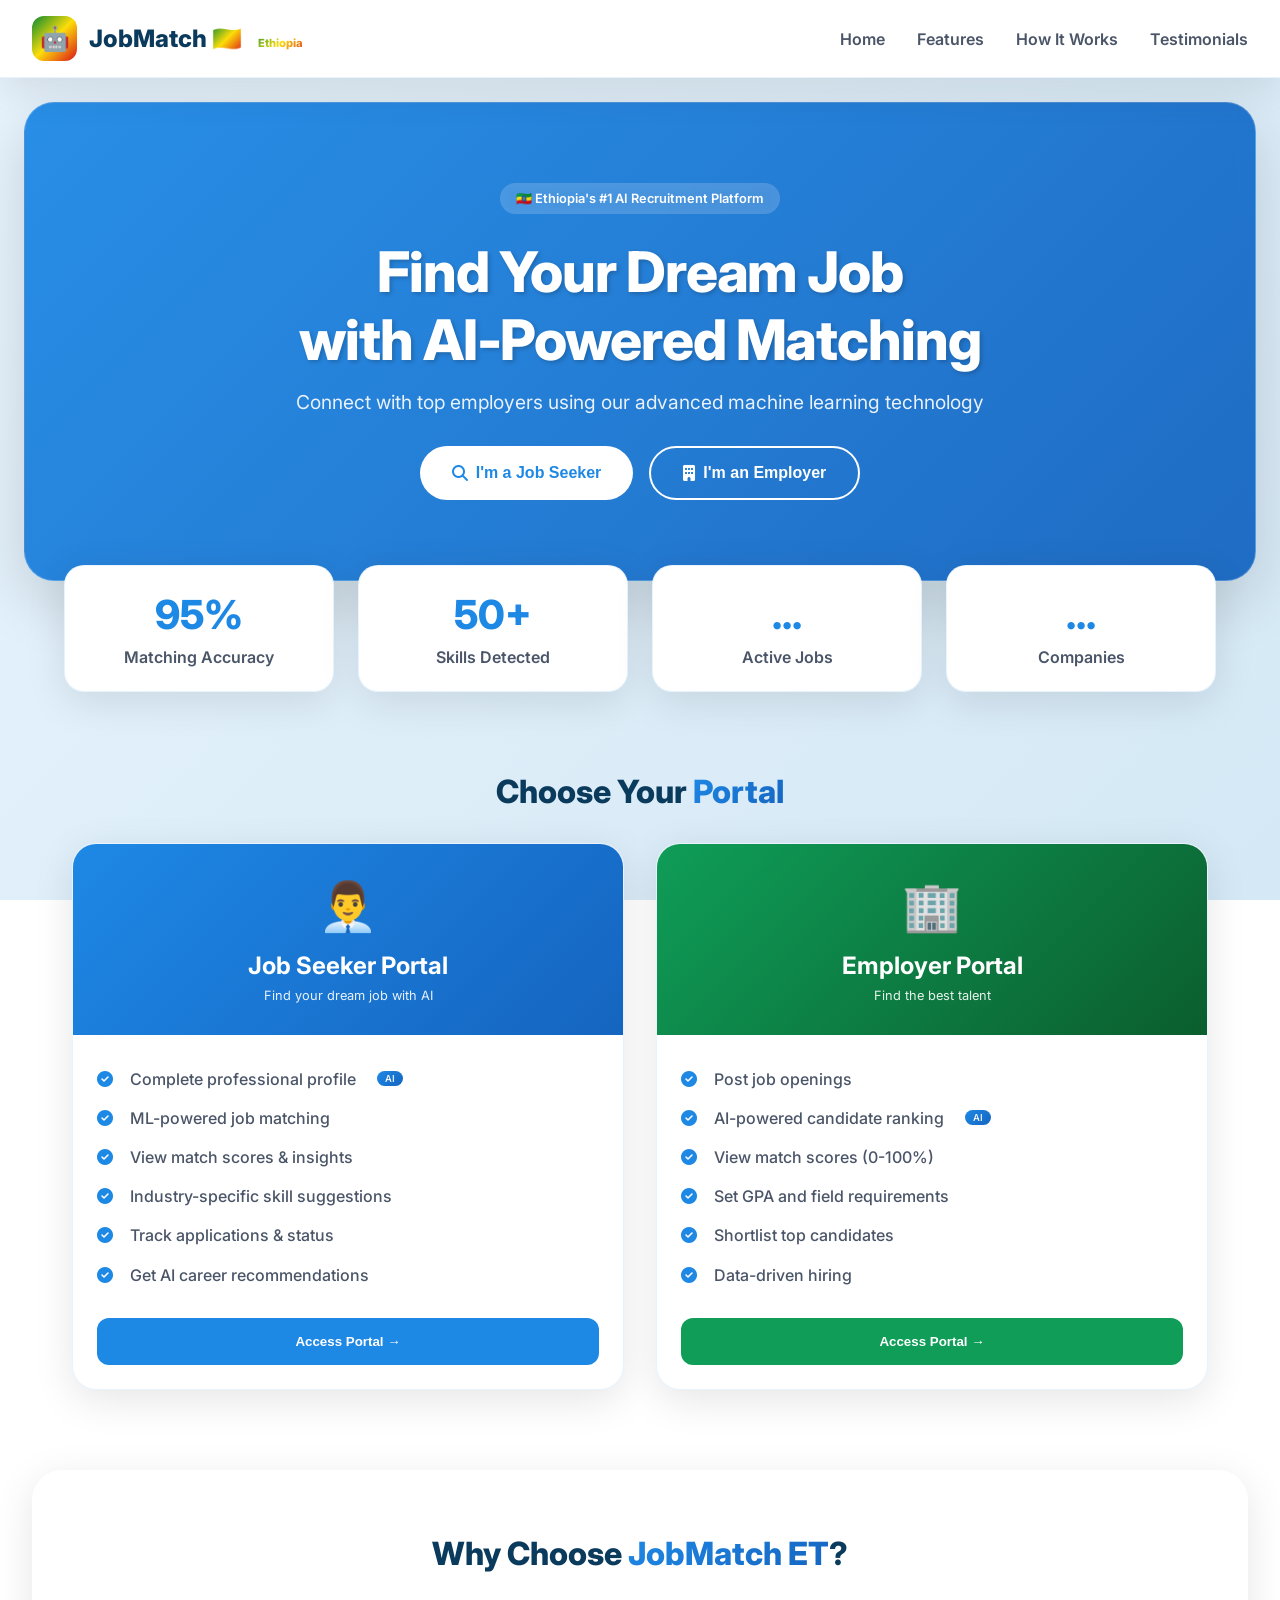
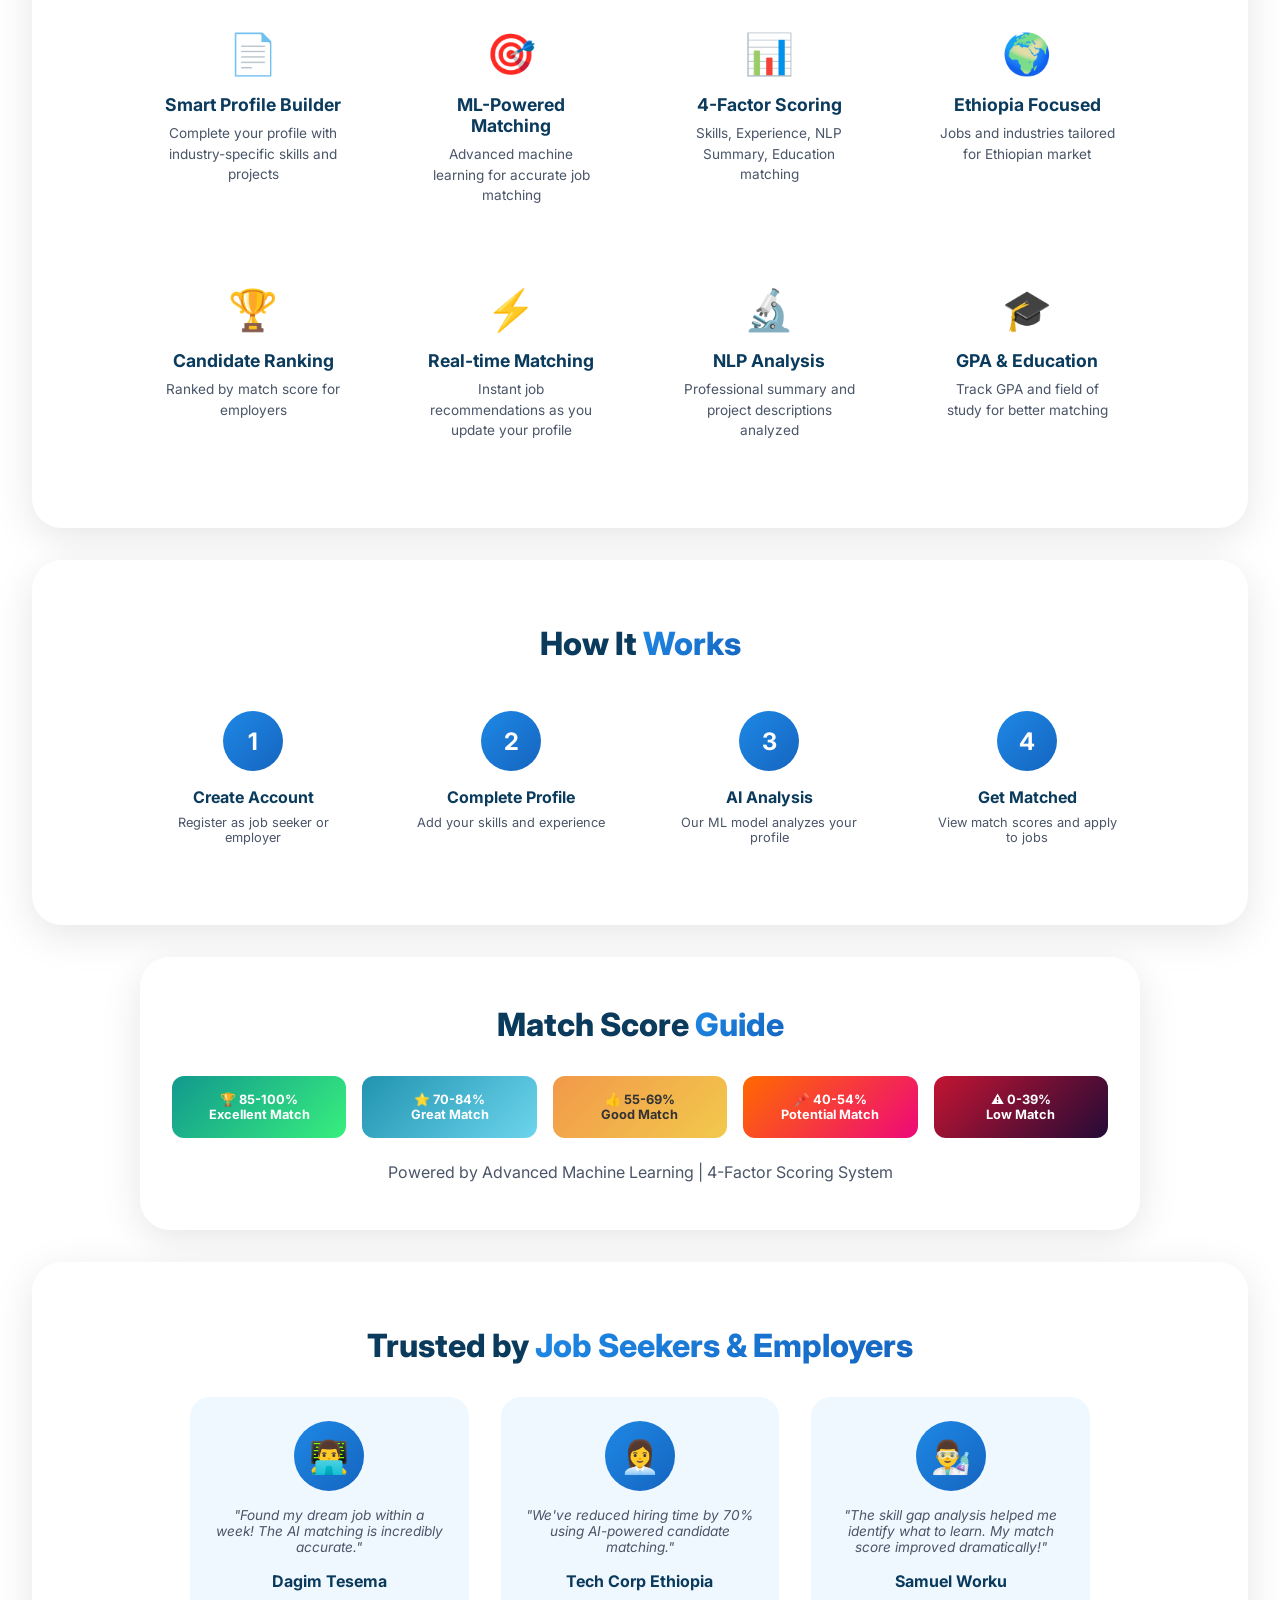
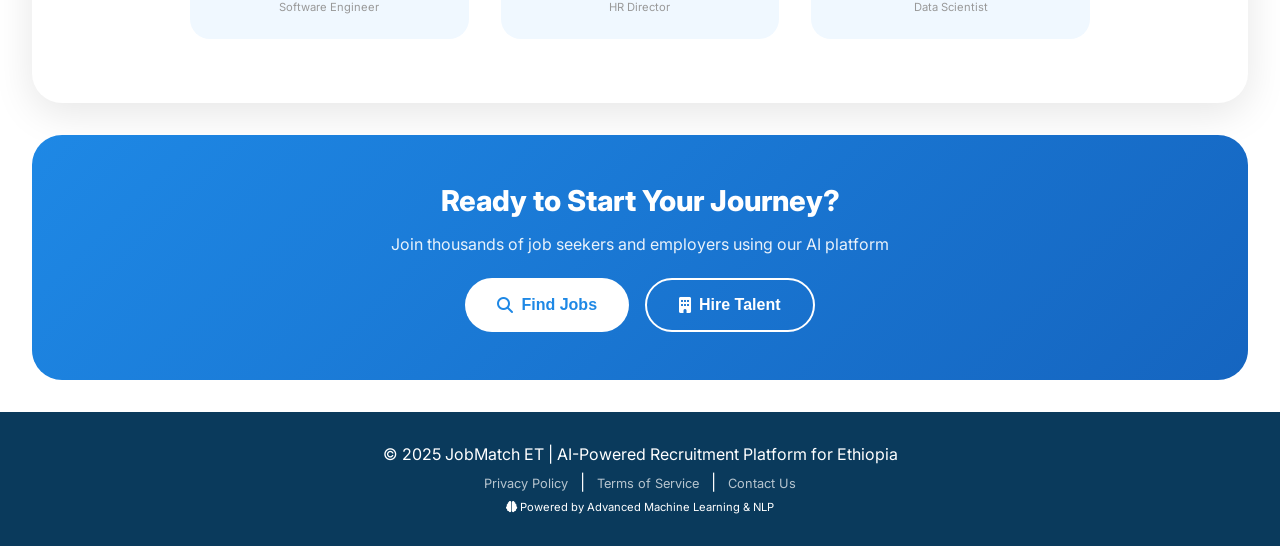
<file: frontend/company-dashboard.html>
<!DOCTYPE html>
<html lang="en">
<head>
    <meta charset="UTF-8">
    <meta name="viewport" content="width=device-width, initial-scale=1.0">
    <title>JobMatch ET - Company Dashboard</title>
    <link href="https://fonts.googleapis.com/css2?family=Inter:wght@300;400;500;600;700;800&display=swap" rel="stylesheet">
    <link rel="stylesheet" href="https://cdnjs.cloudflare.com/ajax/libs/font-awesome/6.4.0/css/all.min.css">
    <style>
        * { margin: 0; padding: 0; box-sizing: border-box; }
        body { font-family: 'Inter', sans-serif; background: linear-gradient(135deg, #f0f2f5 0%, #e8ecf1 100%); min-height: 100vh; transition: all 0.3s; }
        
        /* Dark Mode Styles */
        body.dark-mode {
            background: linear-gradient(135deg, #0f172a 0%, #1e293b 100%);
        }
        body.dark-mode .sidebar { background: linear-gradient(180deg, #020617 0%, #0f172a 100%); }
        body.dark-mode .top-bar, body.dark-mode .form-container, body.dark-mode .stat-card,
        body.dark-mode .job-card, body.dark-mode .applicant-card, body.dark-mode .profile-view {
            background: #1e293b;
            border-color: #334155;
            color: #e2e8f0;
        }
        body.dark-mode .page-title h1 { background: linear-gradient(135deg, #e2e8f0, #60a5fa); -webkit-background-clip: text; -webkit-text-fill-color: transparent; }
        body.dark-mode .stat-number { color: #60a5fa; }
        body.dark-mode .profile-view-label, body.dark-mode .profile-view-item { color: #cbd5e1; border-color: #334155; }
        body.dark-mode .form-group input, body.dark-mode .form-group select, body.dark-mode .form-group textarea {
            background: #0f172a; border-color: #334155; color: #e2e8f0;
        }
        body.dark-mode .ai-analysis-box, body.dark-mode .score-breakdown, body.dark-mode .job-description {
            background: #0f172a;
        }
        
        .dashboard { display: flex; min-height: 100vh; }
        
        .sidebar {
            width: 280px;
            background: linear-gradient(180deg, #0f172a 0%, #1e293b 100%);
            color: white;
            position: fixed;
            height: 100vh;
            overflow-y: auto;
            z-index: 100;
            box-shadow: 8px 0 20px rgba(0,0,0,0.1);
            transition: all 0.3s;
        }
        .sidebar-header { padding: 32px 24px; border-bottom: 1px solid rgba(255,255,255,0.1); margin-bottom: 24px; }
        .logo { display: flex; align-items: center; gap: 12px; }
        .logo-icon { width: 48px; height: 48px; background: linear-gradient(135deg, #3b82f6, #1d4ed8); border-radius: 14px; display: flex; align-items: center; justify-content: center; font-size: 1.4rem; }
        .logo-text { font-size: 1.5rem; font-weight: 800; }
        .logo-text span { color: #3b82f6; }
        
        .nav-menu { list-style: none; padding: 0 20px; }
        .nav-item {
            display: flex;
            align-items: center;
            gap: 14px;
            padding: 14px 18px;
            margin: 6px 0;
            border-radius: 14px;
            cursor: pointer;
            transition: all 0.3s;
            font-weight: 500;
            color: rgba(255,255,255,0.7);
        }
        .nav-item i { width: 24px; }
        .nav-item:hover { background: rgba(59,130,246,0.2); color: white; transform: translateX(5px); }
        .nav-item.active { background: linear-gradient(135deg, #3b82f6, #1d4ed8); color: white; }
        
        .main-content { flex: 1; margin-left: 280px; padding: 28px 32px; }
        
        .top-bar {
            background: rgba(255,255,255,0.95);
            backdrop-filter: blur(10px);
            border-radius: 24px;
            padding: 18px 28px;
            margin-bottom: 28px;
            display: flex;
            justify-content: space-between;
            align-items: center;
            flex-wrap: wrap;
            gap: 16px;
            box-shadow: 0 4px 20px rgba(0,0,0,0.05);
        }
        .page-title h1 { font-size: 1.8rem; font-weight: 800; background: linear-gradient(135deg, #1e293b, #3b82f6); -webkit-background-clip: text; -webkit-text-fill-color: transparent; }
        .company-name { font-weight: 700; color: #1e293b; }
        .dark-mode-btn {
            background: #334155;
            color: white;
            border: none;
            padding: 8px 16px;
            border-radius: 40px;
            cursor: pointer;
            font-weight: 600;
            display: flex;
            align-items: center;
            gap: 8px;
        }
        
        .stats-grid {
            display: grid;
            grid-template-columns: repeat(5, 1fr);
            gap: 20px;
            margin-bottom: 28px;
        }
        .stat-card {
            background: white;
            border-radius: 20px;
            padding: 20px;
            text-align: center;
            border: 1px solid #e2e8f0;
            transition: all 0.3s;
        }
        .stat-card:hover { transform: translateY(-4px); box-shadow: 0 12px 24px rgba(0,0,0,0.1); }
        .stat-number { font-size: 2rem; font-weight: 800; color: #3b82f6; }
        .stat-label { font-size: 0.7rem; color: #64748b; margin-top: 4px; }
        
        .form-container {
            background: white;
            border-radius: 28px;
            padding: 32px;
            margin-bottom: 28px;
            border: 1px solid #e2e8f0;
            box-shadow: 0 4px 20px rgba(0,0,0,0.05);
        }
        .form-header {
            margin-bottom: 28px;
            padding-bottom: 20px;
            border-bottom: 2px solid #f1f5f9;
            display: flex;
            justify-content: space-between;
            align-items: center;
            flex-wrap: wrap;
        }
        .form-header h2 { font-size: 1.3rem; font-weight: 700; color: #1e293b; }
        .form-header h2 i { color: #3b82f6; margin-right: 10px; }
        .form-grid { display: grid; grid-template-columns: repeat(3, 1fr); gap: 24px; }
        .form-group { margin-bottom: 20px; }
        .form-group label { display: block; font-weight: 700; font-size: 0.7rem; margin-bottom: 8px; color: #64748b; text-transform: uppercase; }
        .form-group input, .form-group select, .form-group textarea {
            width: 100%;
            padding: 14px 18px;
            border: 2px solid #e2e8f0;
            border-radius: 14px;
            font-family: inherit;
            font-size: 0.95rem;
            background: #fafbfc;
            transition: all 0.2s;
        }
        .form-group input:focus, .form-group select:focus, .form-group textarea:focus {
            outline: none;
            border-color: #3b82f6;
            background: white;
            box-shadow: 0 0 0 3px rgba(59,130,246,0.1);
        }
        .full-width { grid-column: span 3; }
        
        .industry-skills-panel {
            background: #f0fdf4;
            border-radius: 16px;
            padding: 20px;
            margin-top: 16px;
            border: 1px solid #bbf7d0;
        }
        .skill-option {
            display: inline-block;
            background: white;
            color: #16a34a;
            border: 2px solid #dcfce7;
            padding: 6px 16px;
            border-radius: 30px;
            font-size: 0.75rem;
            font-weight: 600;
            margin: 4px;
            cursor: pointer;
            transition: all 0.2s;
        }
        .skill-option:hover { background: #22c55e; color: white; transform: scale(1.02); }
        
        .logo-upload {
            border: 2px dashed #cbd5e1;
            border-radius: 16px;
            padding: 20px;
            text-align: center;
            cursor: pointer;
            transition: all 0.2s;
            background: #fafbfc;
        }
        .logo-upload:hover { border-color: #3b82f6; background: #eef2ff; }
        .logo-preview { width: 80px; height: 80px; border-radius: 50%; object-fit: cover; margin-bottom: 10px; }
        
        .profile-view {
            background: #f8fafc;
            border-radius: 20px;
            padding: 20px;
            margin-bottom: 20px;
        }
        .profile-view-item {
            display: flex;
            padding: 12px 0;
            border-bottom: 1px solid #e2e8f0;
        }
        .profile-view-label { width: 200px; font-weight: 600; color: #1e293b; }
        .profile-view-value { flex: 1; color: #64748b; }
        .btn-edit {
            background: #10b981;
            color: white;
            border: none;
            padding: 8px 20px;
            border-radius: 40px;
            cursor: pointer;
            font-weight: 600;
        }
        
        .job-card, .applicant-card {
            background: white;
            border-radius: 20px;
            padding: 24px;
            margin-bottom: 20px;
            border: 1px solid #e2e8f0;
            transition: all 0.3s;
        }
        .job-card:hover, .applicant-card:hover { transform: translateY(-2px); box-shadow: 0 8px 20px rgba(0,0,0,0.1); }
        
        .skill-tag {
            background: #eef2ff;
            color: #3b82f6;
            padding: 6px 14px;
            border-radius: 25px;
            font-size: 0.75rem;
            display: inline-block;
            margin: 3px;
            font-weight: 600;
        }
        .missing-skill-tag {
            background: #fee2e2;
            color: #dc2626;
            padding: 6px 14px;
            border-radius: 25px;
            font-size: 0.75rem;
            display: inline-block;
            margin: 3px;
            font-weight: 600;
        }
        
        .match-score-badge { background: #3b82f6; color: white; padding: 8px 20px; border-radius: 40px; font-weight: 700; display: inline-block; }
        
        .ai-analysis-box {
            background: #f8fafc;
            padding: 20px;
            border-radius: 16px;
            margin: 16px 0;
            border-left: 4px solid #3b82f6;
        }
        .score-breakdown {
            display: flex;
            gap: 20px;
            margin: 16px 0;
            padding: 16px;
            background: white;
            border-radius: 16px;
        }
        .score-item { flex: 1; text-align: center; }
        .score-item span { display: block; font-size: 0.7rem; color: #64748b; }
        .score-item strong { display: block; font-size: 1.2rem; color: #3b82f6; font-weight: 800; }
        
        .deadline-badge {
            display: inline-flex;
            align-items: center;
            gap: 5px;
            padding: 4px 12px;
            border-radius: 20px;
            font-size: 0.7rem;
            font-weight: 600;
        }
        .deadline-urgent { background: #fee2e2; color: #dc2626; }
        .deadline-soon { background: #fef3c7; color: #d97706; }
        .deadline-normal { background: #dbeafe; color: #2563eb; }
        
        .btn-primary {
            background: linear-gradient(135deg, #3b82f6, #1d4ed8);
            color: white;
            border: none;
            padding: 14px 28px;
            border-radius: 60px;
            cursor: pointer;
            font-weight: 700;
            width: 100%;
            transition: all 0.2s;
        }
        .btn-primary:hover { transform: translateY(-2px); box-shadow: 0 8px 20px rgba(59,130,246,0.4); }
        .btn-outline {
            background: transparent;
            border: 2px solid #3b82f6;
            color: #3b82f6;
            padding: 8px 16px;
            border-radius: 40px;
            cursor: pointer;
            font-weight: 600;
        }
        .btn-sm { padding: 6px 12px; font-size: 0.7rem; margin: 5px; }
        
        .delete-btn {
            background: #ef4444;
            color: white;
            border: none;
            padding: 6px 12px;
            border-radius: 20px;
            cursor: pointer;
            font-size: 0.7rem;
            font-weight: 600;
        }
        .delete-btn:hover { background: #dc2626; }
        
        .filter-bar {
            background: #f8fafc;
            border-radius: 20px;
            padding: 20px;
            margin-bottom: 24px;
            display: flex;
            flex-wrap: wrap;
            gap: 16px;
            align-items: center;
        }
        .filter-input, .filter-select { flex: 1; padding: 12px 16px; border: 2px solid #e2e8f0; border-radius: 14px; }
        .filter-btn { background: #3b82f6; color: white; border: none; padding: 12px 24px; border-radius: 14px; cursor: pointer; }
        
        .status-select { padding: 8px 16px; border-radius: 30px; border: 2px solid #e2e8f0; background: white; cursor: pointer; font-weight: 500; }
        
        .modal {
            display: none; position: fixed; top: 0; left: 0; width: 100%; height: 100%; background: rgba(0,0,0,0.6); backdrop-filter: blur(4px); z-index: 1000; justify-content: center; align-items: center;
        }
        .modal.active { display: flex; }
        .modal-content {
            background: white;
            border-radius: 28px;
            padding: 32px;
            max-width: 600px;
            width: 90%;
            max-height: 80vh;
            overflow-y: auto;
        }
        .modal-content textarea { width: 100%; padding: 14px; border: 2px solid #e2e8f0; border-radius: 16px; margin: 16px 0; font-family: inherit; }
        
        .tab-content { display: none; }
        .tab-content.active { display: block; }
        
        .toast {
            position: fixed; bottom: 24px; right: 24px; background: #10b981; color: white; padding: 14px 28px; border-radius: 60px; z-index: 1000; box-shadow: 0 8px 20px rgba(0,0,0,0.15);
            animation: slideIn 0.3s ease;
        }
        .toast.error { background: #ef4444; }
        @keyframes slideIn {
            from { transform: translateX(100%); opacity: 0; }
            to { transform: translateX(0); opacity: 1; }
        }
        
        @media (max-width: 1024px) { .form-grid { grid-template-columns: repeat(2, 1fr); } .stats-grid { grid-template-columns: repeat(2, 1fr); } .full-width { grid-column: span 2; } }
        @media (max-width: 768px) {
            .sidebar { width: 80px; }
            .sidebar span { display: none; }
            .main-content { margin-left: 80px; padding: 16px; }
            .stats-grid { grid-template-columns: repeat(2, 1fr); }
            .form-grid { grid-template-columns: 1fr; }
            .full-width { grid-column: span 1; }
            .score-breakdown { flex-direction: column; }
            .profile-view-item { flex-direction: column; }
            .profile-view-label { width: 100%; margin-bottom: 5px; }
        }
    </style>
</head>
<body>
    <div class="dashboard">
        <div class="sidebar">
            <div class="sidebar-header">
                <div class="logo">
                    <div class="logo-icon">🏢</div>
                    <div class="logo-text">JobMatch <span>ET</span></div>
                </div>
            </div>
            <ul class="nav-menu">
                <li class="nav-item active" data-tab="dashboard"><i class="fas fa-chart-line"></i><span>Dashboard</span></li>
                <li class="nav-item" data-tab="profile"><i class="fas fa-building"></i><span>Company Profile</span></li>
                <li class="nav-item" data-tab="post-job"><i class="fas fa-plus-circle"></i><span>Post Job</span></li>
                <li class="nav-item" data-tab="my-jobs"><i class="fas fa-briefcase"></i><span>My Jobs</span></li>
                <li class="nav-item" data-tab="applications"><i class="fas fa-users"></i><span>Applications</span></li>
                <li class="nav-item" data-tab="settings"><i class="fas fa-cog"></i><span>Settings</span></li>
                <li class="nav-item" id="logoutBtn"><i class="fas fa-sign-out-alt"></i><span>Logout</span></li>
            </ul>
        </div>

        <div class="main-content">
            <div class="top-bar">
                <div class="page-title"><h1 id="pageTitle">Dashboard</h1></div>
                <div style="display: flex; gap: 12px;">
                    <button class="dark-mode-btn" id="darkModeToggle"><i class="fas fa-moon"></i> Dark Mode</button>
                    <div class="company-name" id="companyName">Company</div>
                </div>
            </div>

            <div id="dashboardTab" class="tab-content active">
                <div class="stats-grid">
                    <div class="stat-card"><div class="stat-number" id="statJobs">0</div><div class="stat-label">Active Jobs</div></div>
                    <div class="stat-card"><div class="stat-number" id="statApps">0</div><div class="stat-label">Applications</div></div>
                    <div class="stat-card"><div class="stat-number" id="statAvgMatch">0%</div><div class="stat-label">Avg Match Score</div></div>
                    <div class="stat-card"><div class="stat-number" id="statShortlisted">0</div><div class="stat-label">Shortlisted</div></div>
                    <div class="stat-card"><div class="stat-number" id="statHired">0</div><div class="stat-label">Hired</div></div>
                </div>
                <div class="form-container">
                    <div class="form-header"><h2><i class="fas fa-robot"></i> AI Recruitment Insights</h2></div>
                    <p>Our ML algorithm analyzes skills, experience, education, and NLP summary to rank candidates by match score.</p>
                </div>
            </div>

            <!-- Settings Tab -->
            <div id="settingsTab" class="tab-content">
                <div class="form-container">
                    <div class="form-header"><h2><i class="fas fa-cog"></i> Account Settings</h2></div>
                    <div class="profile-view">
                        <h3>Change Password</h3>
                        <div class="form-group"><label>Current Password</label><input type="password" id="currentPassword" placeholder="Enter current password"></div>
                        <div class="form-group"><label>New Password</label><input type="password" id="newPassword" placeholder="Enter new password"></div>
                        <div class="form-group"><label>Confirm Password</label><input type="password" id="confirmPassword" placeholder="Confirm new password"></div>
                        <button class="btn-primary" id="changePasswordBtn" style="margin-top: 20px;">Update Password</button>
                    </div>
                    <div class="profile-view" style="margin-top: 20px;">
                        <h3>Notification Preferences</h3>
                        <div class="form-group"><label><input type="checkbox" id="emailNotifications" checked> Email me about new applications</label></div>
                        <div class="form-group"><label><input type="checkbox" id="applicationUpdates" checked> Email me about candidate status changes</label></div>
                        <button class="btn-primary" id="saveSettingsBtn">Save Preferences</button>
                    </div>
                </div>
            </div>

            <!-- Company Profile Tab -->
            <div id="profileTab" class="tab-content">
                <div class="form-container">
                    <div class="form-header">
                        <h2><i class="fas fa-building"></i> Company Profile</h2>
                        <button class="btn-edit" id="editProfileBtn"><i class="fas fa-edit"></i> Edit Profile</button>
                    </div>
                    
                    <div id="profileViewMode">
                        <div class="profile-view">
                            <div style="text-align: center; margin-bottom: 20px;">
                                <img id="viewLogo" class="logo-preview" src="https://via.placeholder.com/100?text=Logo" style="width: 100px; height: 100px; border-radius: 50%;">
                            </div>
                            <div class="profile-view-item"><div class="profile-view-label">Company Name:</div><div class="profile-view-value" id="viewCompName">-</div></div>
                            <div class="profile-view-item"><div class="profile-view-label">Industry:</div><div class="profile-view-value" id="viewCompIndustry">-</div></div>
                            <div class="profile-view-item"><div class="profile-view-label">Company Size:</div><div class="profile-view-value" id="viewCompSize">-</div></div>
                            <div class="profile-view-item"><div class="profile-view-label">Headquarters:</div><div class="profile-view-value" id="viewCompHeadquarters">-</div></div>
                            <div class="profile-view-item"><div class="profile-view-label">Website:</div><div class="profile-view-value" id="viewCompWebsite">-</div></div>
                            <div class="profile-view-item"><div class="profile-view-label">Founded:</div><div class="profile-view-value" id="viewCompFounded">-</div></div>
                            <div class="profile-view-item"><div class="profile-view-label">Contact Email:</div><div class="profile-view-value" id="viewCompEmail">-</div></div>
                            <div class="profile-view-item"><div class="profile-view-label">Contact Phone:</div><div class="profile-view-value" id="viewCompPhone">-</div></div>
                            <div class="profile-view-item"><div class="profile-view-label">Description:</div><div class="profile-view-value" id="viewCompDesc">-</div></div>
                        </div>
                    </div>
                    
                    <div id="profileEditMode" style="display: none;">
                        <div class="form-grid">
                            <div class="full-width" style="text-align: center;">
                                <div class="logo-upload" onclick="document.getElementById('logoInput').click()">
                                    <img id="logoPreview" class="logo-preview" src="https://via.placeholder.com/100?text=Logo">
                                    <p><i class="fas fa-cloud-upload-alt"></i> Click to upload company logo</p>
                                    <input type="file" id="logoInput" style="display: none;" accept="image/*" onchange="previewLogo(this)">
                                </div>
                            </div>
                            <div class="form-group"><label>Company Name</label><input type="text" id="compName" placeholder="Your company name"></div>
                            <div class="form-group"><label>Industry</label><select id="compIndustry">
                                <option>Technology / IT</option><option>Healthcare</option><option>Finance</option>
                                <option>Engineering</option><option>Education</option><option>Agriculture</option>
                                <option>Construction</option><option>Manufacturing</option><option>Telecom</option>
                                <option>Hospitality</option><option>Consulting</option><option>Retail</option>
                            </select></div>
                            <div class="form-group"><label>Company Size</label><select id="compSize">
                                <option>1-10</option><option>11-50</option><option>51-200</option>
                                <option>201-500</option><option>501-1000</option><option>1000+</option>
                            </select></div>
                            <div class="form-group"><label>Headquarters</label><input type="text" id="compHeadquarters" placeholder="City, Country"></div>
                            <div class="form-group"><label>Website</label><input type="url" id="compWebsite" placeholder="https://example.com"></div>
                            <div class="form-group"><label>Founded Year</label><input type="number" id="compFounded" placeholder="e.g., 2015"></div>
                            <div class="form-group"><label>Contact Email</label><input type="email" id="compContactEmail" placeholder="hr@company.com"></div>
                            <div class="form-group"><label>Contact Phone</label><input type="tel" id="compContactPhone" placeholder="+251XXXXXXXXX"></div>
                            <div class="form-group full-width"><label>Company Description</label><textarea id="compDescription" rows="5" placeholder="Describe your company mission, culture, and values..."></textarea></div>
                        </div>
                        <button class="btn-primary" id="saveCompanyProfileBtn">Save Profile</button>
                    </div>
                    <div id="profileMsg" style="margin-top: 15px;"></div>
                </div>
            </div>

            <!-- Post Job Tab with Industry Skill Popup -->
            <div id="post-jobTab" class="tab-content">
                <div class="form-container">
                    <div class="form-header"><h2><i class="fas fa-plus-circle"></i> Post New Job</h2></div>
                    <div class="form-grid">
                        <div class="form-group"><label>Job Title *</label><input type="text" id="jobTitle" placeholder="e.g., Senior Python Developer"></div>
                        <div class="form-group"><label>Company Name *</label><input type="text" id="jobCompany" placeholder="Your company name"></div>
                        <div class="form-group"><label>Location</label><input type="text" id="jobLocation" value="Remote" placeholder="Remote, Addis Ababa, etc."></div>
                        <div class="form-group"><label>Job Type</label><select id="jobType">
                            <option>Full-time</option><option>Remote</option><option>Hybrid</option>
                            <option>Contract</option><option>Part-time</option><option>Internship</option>
                        </select></div>
                        <div class="form-group"><label>Industry (Skills will appear)</label>
                            <select id="jobIndustrySelect">
                                <option value="">-- Select Industry for Skill Suggestions --</option>
                                <option value="technology">💻 Technology / IT</option>
                                <option value="finance">💰 Finance</option>
                                <option value="healthcare">🏥 Healthcare</option>
                                <option value="education">📚 Education</option>
                                <option value="engineering">🔧 Engineering</option>
                                <option value="agriculture">🌾 Agriculture</option>
                                <option value="construction">🏗️ Construction</option>
                                <option value="manufacturing">🏭 Manufacturing</option>
                                <option value="telecom">📡 Telecom</option>
                                <option value="hospitality">🏨 Hospitality</option>
                            </select>
                        </div>
                        <div id="industrySkillsPanelPost" class="industry-skills-panel" style="display: none; grid-column: span 3;">
                            <strong><i class="fas fa-lightbulb"></i> Recommended Skills for this Industry:</strong>
                            <div id="skillsListPost" style="margin-top: 12px;"></div>
                            <p style="font-size: 12px; margin-top: 10px; color: #166534;">✨ Click any skill to add to required skills</p>
                        </div>
                        <div class="form-group full-width"><label>Required Skills *</label><input type="text" id="jobSkills" placeholder="Python,React,SQL (comma separated)"></div>
                        <div class="form-group"><label>Preferred Skills</label><input type="text" id="jobPreferredSkills" placeholder="Optional, comma separated"></div>
                        <div class="form-group"><label>Salary Range</label><input type="text" id="jobSalary" placeholder="e.g., 120,000 - 180,000 ETB"></div>
                        <div class="form-group"><label>Experience Required (years)</label><input type="number" id="jobExpRequired" value="2" min="0"></div>
                        <div class="form-group"><label>Required Education</label><select id="jobEducation">
                            <option>No formal education required</option><option>High School Diploma</option>
                            <option>Associate Degree</option><option>Bachelor's Degree</option>
                            <option>Master's Degree</option><option>PhD</option>
                        </select></div>
                        <div class="form-group"><label>Number of Hires</label><input type="number" id="jobHiresCount" value="1" min="1"></div>
                        <div class="form-group"><label>Application Deadline</label><input type="date" id="jobDeadline"></div>
                        <div class="form-group full-width"><label>Job Description *</label><textarea id="jobDescription" rows="6" placeholder="Detailed job description, responsibilities, benefits..."></textarea></div>
                    </div>
                    <button class="btn-primary" id="postJobBtn"><i class="fas fa-paper-plane"></i> Post Job</button>
                    <div id="postMsg"></div>
                </div>
            </div>

            <!-- My Jobs Tab -->
            <div id="my-jobsTab" class="tab-content">
                <div class="form-container">
                    <div class="form-header"><h2><i class="fas fa-briefcase"></i> My Posted Jobs</h2></div>
                    <div class="filter-bar">
                        <input type="text" id="jobFilterKeyword" class="filter-input" placeholder="Search jobs...">
                        <button class="filter-btn" onclick="loadMyJobs()">Search</button>
                    </div>
                    <div id="myJobsList"></div>
                </div>
            </div>

            <!-- Applications Tab -->
            <div id="applicationsTab" class="tab-content">
                <div class="form-container">
                    <div class="form-header"><h2><i class="fas fa-users"></i> Applications Received</h2></div>
                    <div class="filter-bar">
                        <input type="text" id="appFilterKeyword" class="filter-input" placeholder="Search candidate...">
                        <select id="appFilterStatus" class="filter-select">
                            <option value="">All</option><option value="pending">Pending</option>
                            <option value="shortlisted">Shortlisted</option><option value="approved">Approved</option>
                            <option value="rejected">Rejected</option>
                        </select>
                        <button class="filter-btn" onclick="loadApplications()">Search</button>
                    </div>
                    <div id="applicationsList"></div>
                </div>
            </div>
        </div>
    </div>

    <div id="candidateDetailModal" class="modal">
        <div class="modal-content">
            <span style="float: right; font-size: 24px; cursor: pointer;" onclick="closeModal('candidateDetailModal')">&times;</span>
            <div id="candidateDetailContent"></div>
        </div>
    </div>

    <div id="messageModal" class="modal">
        <div class="modal-content">
            <h3>Send Message to Candidate</h3>
            <textarea id="messageText" rows="4" placeholder="Type your message here..."></textarea>
            <button class="btn-primary" onclick="sendMessage()">Send</button>
            <button class="btn-outline" onclick="closeModal('messageModal')">Cancel</button>
        </div>
    </div>

    <script>
        const API_BASE = "https://job-matchit.onrender.com/api";
        let ACCESS_TOKEN = localStorage.getItem('token');
        let currentAppId = null;
        let allJobs = [];
        let allApps = [];

        if (!ACCESS_TOKEN) { window.location.href = 'index.html'; }

        function escapeHtml(str) { if(!str) return ''; return str.replace(/[&<>]/g, m => ({'&':'&amp;','<':'&lt;','>':'&gt;'}[m])); }
        function showToast(msg, isError) { const toast = document.createElement('div'); toast.className = 'toast' + (isError ? ' error' : ''); toast.innerHTML = msg; document.body.appendChild(toast); setTimeout(() => toast.remove(), 3000); }

        async function apiCall(url, options = {}) {
            const headers = { "Content-Type": "application/json" };
            if (ACCESS_TOKEN) headers["Authorization"] = "Bearer " + ACCESS_TOKEN;
            const res = await fetch(API_BASE + url, { ...options, headers });
            if (res.status === 401) { localStorage.clear(); window.location.href = 'index.html'; }
            if (!res.ok) throw new Error(await res.text());
            return res.json();
        }

        // Dark Mode
        function initDarkMode() {
            const savedMode = localStorage.getItem('darkMode');
            if (savedMode === 'enabled') {
                document.body.classList.add('dark-mode');
                document.getElementById('darkModeToggle').innerHTML = '<i class="fas fa-sun"></i> Light Mode';
            }
        }
        document.getElementById('darkModeToggle').addEventListener('click', () => {
            document.body.classList.toggle('dark-mode');
            if (document.body.classList.contains('dark-mode')) {
                localStorage.setItem('darkMode', 'enabled');
                document.getElementById('darkModeToggle').innerHTML = '<i class="fas fa-sun"></i> Light Mode';
            } else {
                localStorage.setItem('darkMode', 'disabled');
                document.getElementById('darkModeToggle').innerHTML = '<i class="fas fa-moon"></i> Dark Mode';
            }
        });
        initDarkMode();

        function previewLogo(input) {
            if (input.files && input.files[0]) {
                const reader = new FileReader();
                reader.onload = function(e) { document.getElementById('logoPreview').src = e.target.result; };
                reader.readAsDataURL(input.files[0]);
            }
        }

        // Industry Skills Mapping for Job Post
        const industrySkillsMap = {
            technology: ['Python', 'JavaScript', 'React', 'Node.js', 'SQL', 'AWS', 'Docker', 'Git', 'TypeScript', 'MongoDB', 'Django', 'Flask', 'Java', 'Spring Boot'],
            finance: ['Accounting', 'QuickBooks', 'Excel', 'Audit', 'Tax', 'Risk Management', 'Financial Analysis', 'SAP', 'Oracle', 'Forecasting', 'Budgeting'],
            healthcare: ['Patient Care', 'Nursing', 'EMR Systems', 'Pharmacy', 'Radiology', 'Public Health', 'Medical Coding', 'HIPAA', 'Clinical Research'],
            education: ['Curriculum Development', 'Lesson Planning', 'EdTech', 'Assessment Design', 'Classroom Management', 'Educational Psychology', 'Teaching'],
            engineering: ['AutoCAD', 'SolidWorks', 'MATLAB', 'Civil Engineering', 'Mechanical Design', 'Project Management', 'Quality Control', 'Structural Analysis'],
            agriculture: ['Agronomy', 'Crop Science', 'Irrigation Management', 'Soil Science', 'Farm Management', 'Agricultural Economics', 'Precision Farming'],
            construction: ['Project Management', 'AutoCAD', 'Construction Estimating', 'Site Supervision', 'Safety Compliance', 'Blueprint Reading', 'Revit'],
            manufacturing: ['Lean Manufacturing', 'Six Sigma', 'Quality Control', 'Supply Chain', 'Inventory Management', 'Process Optimization', 'SAP'],
            telecom: ['Network Engineering', '5G', 'LTE', 'Fiber Optics', 'RF Engineering', 'Cisco', 'VoIP', 'Telecom Billing'],
            hospitality: ['Hotel Management', 'Customer Service', 'Event Planning', 'Revenue Management', 'Front Office', 'Housekeeping Management', 'F&B Management']
        };

        function updateIndustrySkillsForPost() {
            let ind = document.getElementById('jobIndustrySelect').value;
            let panel = document.getElementById('industrySkillsPanelPost');
            let listDiv = document.getElementById('skillsListPost');
            let skillsInput = document.getElementById('jobSkills');
            
            if (ind && industrySkillsMap[ind]) {
                panel.style.display = 'block';
                listDiv.innerHTML = '';
                industrySkillsMap[ind].forEach(skill => {
                    let span = document.createElement('span');
                    span.className = 'skill-option';
                    span.textContent = skill;
                    span.onclick = () => {
                        let currentSkills = skillsInput.value;
                        if (currentSkills) {
                            let skillsArray = currentSkills.split(',').map(s => s.trim());
                            if (!skillsArray.includes(skill)) {
                                skillsArray.push(skill);
                                skillsInput.value = skillsArray.join(', ');
                                showToast(`✅ Added: ${skill}`);
                            } else {
                                showToast(`⚠️ "${skill}" already added`, true);
                            }
                        } else {
                            skillsInput.value = skill;
                            showToast(`✅ Added: ${skill}`);
                        }
                    };
                    listDiv.appendChild(span);
                });
            } else {
                panel.style.display = 'none';
            }
        }
        document.getElementById('jobIndustrySelect')?.addEventListener('change', updateIndustrySkillsForPost);

        async function loadCompanyProfile() {
            try {
                const profile = await apiCall('/company/profile');
                document.getElementById('compName').value = profile.company_name || '';
                document.getElementById('compIndustry').value = profile.industry || 'Technology / IT';
                document.getElementById('compSize').value = profile.size || '11-50';
                document.getElementById('compHeadquarters').value = profile.headquarters || '';
                document.getElementById('compWebsite').value = profile.website || '';
                document.getElementById('compFounded').value = profile.founded_year || '';
                document.getElementById('compContactEmail').value = profile.contact_email || '';
                document.getElementById('compContactPhone').value = profile.contact_phone || '';
                document.getElementById('compDescription').value = profile.description || '';
                document.getElementById('companyName').innerText = profile.company_name || 'Company';
                document.getElementById('jobCompany').value = profile.company_name || '';
                
                document.getElementById('viewCompName').innerText = profile.company_name || '-';
                document.getElementById('viewCompIndustry').innerText = profile.industry || '-';
                document.getElementById('viewCompSize').innerText = profile.size || '-';
                document.getElementById('viewCompHeadquarters').innerText = profile.headquarters || '-';
                document.getElementById('viewCompWebsite').innerText = profile.website || '-';
                document.getElementById('viewCompFounded').innerText = profile.founded_year || '-';
                document.getElementById('viewCompEmail').innerText = profile.contact_email || '-';
                document.getElementById('viewCompPhone').innerText = profile.contact_phone || '-';
                document.getElementById('viewCompDesc').innerText = profile.description || '-';
                if (profile.logo) document.getElementById('viewLogo').src = profile.logo;
                
                document.getElementById('profileViewMode').style.display = 'block';
                document.getElementById('profileEditMode').style.display = 'none';
                document.getElementById('editProfileBtn').style.display = 'inline-block';
                document.getElementById('editProfileBtn').innerHTML = '<i class="fas fa-edit"></i> Edit Profile';
            } catch(e) { console.log(e); }
        }

        async function saveCompanyProfile() {
            const profileData = {
                company_name: document.getElementById('compName').value,
                description: document.getElementById('compDescription').value,
                website: document.getElementById('compWebsite').value,
                industry: document.getElementById('compIndustry').value,
                size: document.getElementById('compSize').value,
                headquarters: document.getElementById('compHeadquarters').value,
                founded_year: parseInt(document.getElementById('compFounded').value) || null,
                contact_email: document.getElementById('compContactEmail').value,
                contact_phone: document.getElementById('compContactPhone').value,
                logo: document.getElementById('logoPreview').src
            };
            if (!profileData.company_name) {
                showToast('Please enter company name', true);
                return;
            }
            try {
                await apiCall('/company/profile', { method: 'POST', body: JSON.stringify(profileData) });
                showToast('✅ Profile saved successfully!');
                loadCompanyProfile();
                document.getElementById('profileViewMode').style.display = 'block';
                document.getElementById('profileEditMode').style.display = 'none';
                document.getElementById('editProfileBtn').style.display = 'inline-block';
            } catch(e) { showToast('Error saving profile: ' + e.message, true); }
        }

        function editCompanyProfile() {
            document.getElementById('profileViewMode').style.display = 'none';
            document.getElementById('profileEditMode').style.display = 'block';
            document.getElementById('editProfileBtn').style.display = 'none';
        }

        async function postJob() {
            const deadline = document.getElementById('jobDeadline').value;
            const jobData = {
                title: document.getElementById('jobTitle').value,
                company_name: document.getElementById('jobCompany').value,
                location: document.getElementById('jobLocation').value,
                job_type: document.getElementById('jobType').value,
                industry: document.getElementById('jobIndustrySelect').value,
                required_skills: document.getElementById('jobSkills').value,
                preferred_skills: document.getElementById('jobPreferredSkills').value,
                salary_range: document.getElementById('jobSalary').value,
                experience_required: parseInt(document.getElementById('jobExpRequired').value) || 2,
                required_education: document.getElementById('jobEducation').value,
                description: document.getElementById('jobDescription').value,
                hires_count: parseInt(document.getElementById('jobHiresCount').value) || 1,
                application_deadline: deadline || null
            };
            if (!jobData.title || !jobData.company_name || !jobData.required_skills || !jobData.description) {
                showToast('Please fill all required fields (*)', true);
                return;
            }
            try {
                await apiCall('/company/jobs', { method: 'POST', body: JSON.stringify(jobData) });
                showToast('✅ Job posted successfully!');
                document.getElementById('postMsg').innerHTML = '<div style="background:#d4edda; padding:15px; border-radius:12px; margin-top:15px;">✅ Job posted successfully! Candidates will see this job in their matches.</div>';
                setTimeout(() => document.getElementById('postMsg').innerHTML = '', 4000);
                document.getElementById('jobTitle').value = '';
                document.getElementById('jobSkills').value = '';
                document.getElementById('jobDescription').value = '';
                document.getElementById('jobIndustrySelect').value = '';
                document.getElementById('industrySkillsPanelPost').style.display = 'none';
                loadMyJobs();
                switchTab('my-jobs');
            } catch(e) { showToast('Error posting job: ' + e.message, true); }
        }

        async function loadMyJobs() {
            try {
                const data = await apiCall('/company/jobs');
                allJobs = data.jobs || [];
                const keyword = document.getElementById('jobFilterKeyword')?.value.toLowerCase() || '';
                let filtered = allJobs.filter(j => keyword ? j.title.toLowerCase().includes(keyword) : true);
                document.getElementById('statJobs').innerText = filtered.length;
                const container = document.getElementById('myJobsList');
                if (!filtered.length) { container.innerHTML = '<div style="text-align:center; padding:40px;">No jobs posted yet. Post your first job!</div>'; return; }
                container.innerHTML = filtered.map(job => {
                    let daysLeft = null;
                    if (job.application_deadline) {
                        try {
                            const deadline = new Date(job.application_deadline);
                            daysLeft = Math.ceil((deadline - new Date()) / (1000 * 60 * 60 * 24));
                        } catch(e) {}
                    }
                    const deadlineClass = daysLeft !== null ? (daysLeft <= 3 ? 'deadline-urgent' : (daysLeft <= 7 ? 'deadline-soon' : 'deadline-normal')) : 'deadline-normal';
                    const deadlineText = daysLeft !== null ? (daysLeft < 0 ? 'Expired' : daysLeft === 0 ? 'Today' : `${daysLeft} days left`) : 'No deadline';
                    return `
                        <div class="job-card">
                            <div style="display:flex; justify-content:space-between; align-items:center; flex-wrap:wrap; gap:12px;">
                                <div>
                                    <h3>${escapeHtml(job.title)}</h3>
                                    <p>📍 ${job.location || 'Remote'} • ${job.job_type || 'Full-time'}</p>
                                </div>
                                <div style="display:flex; gap:10px;">
                                    <span class="deadline-badge ${deadlineClass}"><i class="fas fa-calendar-alt"></i> ${deadlineText}</span>
                                    <button class="delete-btn" onclick="deleteJob('${job.id}')"><i class="fas fa-trash"></i> Delete</button>
                                </div>
                            </div>
                            <div style="margin: 12px 0;">
                                <strong>🎯 Required Skills:</strong>
                                <div>${job.required_skills ? job.required_skills.split(',').map(s => `<span class="skill-tag">${escapeHtml(s.trim())}</span>`).join('') : 'Not specified'}</div>
                            </div>
                            <div><strong>👥 Hiring:</strong> ${job.hires_count || 1} position(s) • <strong>📅 Posted:</strong> ${new Date(job.created_at).toLocaleDateString()}</div>
                            <div class="job-description" style="margin-top:12px; padding:12px; background:#f8fafc; border-radius:12px;">
                                <strong>Description:</strong><br>${escapeHtml(job.description || 'No description').substring(0, 200)}${(job.description || '').length > 200 ? '...' : ''}
                            </div>
                        </div>
                    `;
                }).join('');
            } catch(e) { console.log(e); }
        }

        async function deleteJob(jobId) {
            if (!confirm('Delete this job? This will remove it from candidate view.')) return;
            try {
                await apiCall(`/company/jobs/${jobId}`, { method: 'DELETE' });
                showToast('✅ Job deleted');
                loadMyJobs();
                loadApplications();
            } catch(e) { showToast('Error deleting', true); }
        }

        async function loadApplications() {
            try {
                const data = await apiCall('/company/applications');
                allApps = data.applications || [];
                const keyword = document.getElementById('appFilterKeyword')?.value.toLowerCase() || '';
                const status = document.getElementById('appFilterStatus')?.value || '';
                let filtered = allApps.filter(a => (keyword ? a.user_name?.toLowerCase().includes(keyword) : true) && (status ? a.status === status : true));
                document.getElementById('statApps').innerText = filtered.length;
                let totalMatch = filtered.reduce((s, a) => s + (a.match_score || 0), 0);
                document.getElementById('statAvgMatch').innerText = filtered.length ? Math.round(totalMatch / filtered.length) + '%' : '0%';
                document.getElementById('statShortlisted').innerText = filtered.filter(a => a.status === 'shortlisted').length;
                document.getElementById('statHired').innerText = filtered.filter(a => a.status === 'approved').length;
                const container = document.getElementById('applicationsList');
                if (!filtered.length) { container.innerHTML = '<div style="text-align:center; padding:40px;">No applications yet.</div>'; return; }
                
                container.innerHTML = filtered.map(app => {
                    const userSkills = app.user_skills ? app.user_skills.split(',') : [];
                    const jobSkills = app.required_skills ? app.required_skills.split(',') : [];
                    const matchedSkills = userSkills.filter(s => jobSkills.some(js => js.toLowerCase().trim() === s.toLowerCase().trim()));
                    const missingSkills = jobSkills.filter(js => !userSkills.some(s => s.toLowerCase().trim() === js.toLowerCase().trim()));
                    const skillMatchPercent = jobSkills.length ? Math.round((matchedSkills.length / jobSkills.length) * 100) : 0;
                    const expMatchPercent = app.job_experience_required ? Math.min(100, Math.round((app.user_experience / app.job_experience_required) * 100)) : 50;
                    
                    return `
                        <div class="applicant-card">
                            <div style="display:flex; justify-content:space-between; align-items:center; flex-wrap:wrap; gap:16px;">
                                <div>
                                    <h3>${escapeHtml(app.user_name)}</h3>
                                    <p>${escapeHtml(app.user_email)} • ${app.user_phone || 'No phone'}</p>
                                    <p>📍 ${app.user_location || 'Location not specified'} • 💼 ${app.user_experience || 0} years experience</p>
                                    ${app.cv_name ? `<p><i class="fas fa-file-pdf"></i> CV: ${escapeHtml(app.cv_name)}</p>` : ''}
                                </div>
                                <div class="match-score-badge">${app.match_score || skillMatchPercent}% Match</div>
                            </div>
                            
                            <div class="ai-analysis-box">
                                <h4><i class="fas fa-chart-line"></i> AI Match Analysis</h4>
                                <div class="score-breakdown">
                                    <div class="score-item"><span>🎯 Skills</span><strong>${skillMatchPercent}%</strong></div>
                                    <div class="score-item"><span>⏰ Experience</span><strong>${expMatchPercent}%</strong></div>
                                    <div class="score-item"><span>📝 Summary</span><strong>${app.user_summary ? Math.min(100, Math.round(app.user_summary.length / 5)) : 0}%</strong></div>
                                </div>
                                
                                <div><strong>📋 Candidate Skills:</strong>
                                    <div>${userSkills.map(s => `<span class="skill-tag">${escapeHtml(s)}</span>`).join('') || 'No skills listed'}</div>
                                </div>
                                <div style="margin-top:12px;"><strong>🎯 Required Skills:</strong>
                                    <div>${jobSkills.map(s => `<span class="skill-tag">${escapeHtml(s.trim())}</span>`).join('')}</div>
                                </div>
                                ${missingSkills.length > 0 ? `
                                <div style="margin-top:12px;">
                                    <strong>📚 Missing Skills:</strong>
                                    <div>${missingSkills.map(s => `<span class="missing-skill-tag">❌ ${escapeHtml(s.trim())}</span>`).join('')}</div>
                                </div>` : '<div style="margin-top:12px; color:#10b981;"><i class="fas fa-check-circle"></i> Candidate has ALL required skills!</div>'}
                                
                                <div style="margin-top:12px; padding:12px; background:#e0f2fe; border-radius:12px;">
                                    <strong><i class="fas fa-brain"></i> AI Recommendation:</strong>
                                    <p style="margin-top:8px;">
                                        ${skillMatchPercent >= 70 && expMatchPercent >= 70 ? 
                                            '🏆 Excellent candidate! Highly recommended for immediate interview.' : 
                                            (skillMatchPercent >= 50 ? 
                                            '📌 Good candidate. Consider interview to assess soft skills.' : 
                                            '⚠️ May need additional training. Consider for junior position.')}
                                    </p>
                                </div>
                            </div>
                            
                            <div style="margin-top: 16px; display: flex; gap: 12px; flex-wrap: wrap;">
                                <button class="btn-outline btn-sm" onclick="viewCandidateDetail('${app.id}')"><i class="fas fa-user"></i> View Full Profile</button>
                                <select class="status-select" onchange="updateStatus('${app.id}', this.value)">
                                    <option value="pending" ${app.status === 'pending' ? 'selected' : ''}>⏳ Pending</option>
                                    <option value="shortlisted" ${app.status === 'shortlisted' ? 'selected' : ''}>⭐ Shortlist</option>
                                    <option value="approved" ${app.status === 'approved' ? 'selected' : ''}>✅ Approve / Hire</option>
                                    <option value="rejected" ${app.status === 'rejected' ? 'selected' : ''}>❌ Reject</option>
                                </select>
                                <button class="btn-outline btn-sm" onclick="openMessageModal('${app.id}')"><i class="fas fa-envelope"></i> Send Message</button>
                            </div>
                        </div>
                    `;
                }).join('');
            } catch(e) { console.log(e); }
        }

        async function viewCandidateDetail(appId) {
            const app = allApps.find(a => a.id === appId);
            if (!app) return;
            
            const userSkills = app.user_skills ? app.user_skills.split(',') : [];
            document.getElementById('candidateDetailContent').innerHTML = `
                <h2>Candidate Profile</h2>
                <div class="profile-view">
                    <div class="profile-view-item"><div class="profile-view-label">Full Name:</div><div class="profile-view-value">${escapeHtml(app.user_name)}</div></div>
                    <div class="profile-view-item"><div class="profile-view-label">Email:</div><div class="profile-view-value">${escapeHtml(app.user_email)}</div></div>
                    <div class="profile-view-item"><div class="profile-view-label">Phone:</div><div class="profile-view-value">${app.user_phone || 'Not provided'}</div></div>
                    <div class="profile-view-item"><div class="profile-view-label">Location:</div><div class="profile-view-value">${app.user_location || 'Not specified'}</div></div>
                    <div class="profile-view-item"><div class="profile-view-label">Experience:</div><div class="profile-view-value">${app.user_experience || 0} years</div></div>
                    <div class="profile-view-item"><div class="profile-view-label">Skills:</div><div class="profile-view-value">${userSkills.map(s => `<span class="skill-tag">${escapeHtml(s)}</span>`).join(' ') || 'Not specified'}</div></div>
                    <div class="profile-view-item"><div class="profile-view-label">CV:</div><div class="profile-view-value">${app.cv_name ? `<i class="fas fa-file-pdf"></i> ${app.cv_name}` : 'No CV uploaded'}</div></div>
                    <div class="profile-view-item"><div class="profile-view-label">Professional Summary:</div><div class="profile-view-value">${app.user_summary || 'Not provided'}</div></div>
                    <div class="profile-view-item"><div class="profile-view-label">Applied Date:</div><div class="profile-view-value">${new Date(app.applied_at).toLocaleString()}</div></div>
                </div>
            `;
            document.getElementById('candidateDetailModal').classList.add('active');
        }

        async function updateStatus(appId, status) {
            try { await apiCall(`/company/applications/${appId}/status?status=${status}`, { method: 'PUT' }); showToast(`✅ Status updated to ${status}`); loadApplications(); } catch(e) { showToast('Error', true); }
        }

        function openMessageModal(appId) { currentAppId = appId; document.getElementById('messageModal').classList.add('active'); }
        function closeModal(modalId) { document.getElementById(modalId).classList.remove('active'); }
        
        async function sendMessage() {
            const message = document.getElementById('messageText').value;
            if (!message.trim()) { showToast('Enter message', true); return; }
            try { await apiCall(`/company/applications/${currentAppId}/message`, { method: 'POST', body: JSON.stringify({ message }) }); showToast('✅ Message sent!'); document.getElementById('messageText').value = ''; closeModal('messageModal'); loadApplications(); } catch(e) { showToast('Error', true); } }

        function switchTab(tabName) {
            document.querySelectorAll('.tab-content').forEach(t => t.classList.remove('active'));
            document.getElementById(tabName + 'Tab').classList.add('active');
            document.querySelectorAll('.nav-item').forEach(n => n.classList.remove('active'));
            document.querySelector(`.nav-item[data-tab="${tabName}"]`).classList.add('active');
            const titles = { dashboard: 'Dashboard', profile: 'Company Profile', 'post-job': 'Post Job', 'my-jobs': 'My Jobs', applications: 'Applications', settings: 'Settings' };
            document.getElementById('pageTitle').innerText = titles[tabName];
            if (tabName === 'my-jobs') loadMyJobs();
            if (tabName === 'applications') loadApplications();
            if (tabName === 'profile') loadCompanyProfile();
        }

        document.getElementById('saveCompanyProfileBtn')?.addEventListener('click', saveCompanyProfile);
        document.getElementById('editProfileBtn')?.addEventListener('click', editCompanyProfile);
        document.getElementById('postJobBtn')?.addEventListener('click', postJob);
        document.getElementById('logoutBtn')?.addEventListener('click', () => { localStorage.clear(); window.location.href = 'index.html'; });
        document.getElementById('changePasswordBtn')?.addEventListener('click', () => showToast('Password update feature coming soon'));
        document.getElementById('saveSettingsBtn')?.addEventListener('click', () => showToast('Preferences saved!'));
        document.querySelectorAll('.nav-item[data-tab]').forEach(nav => nav.addEventListener('click', () => switchTab(nav.getAttribute('data-tab'))));

        loadCompanyProfile();
        loadMyJobs();
        loadApplications();
    </script>
</body>
</html>
</file>
